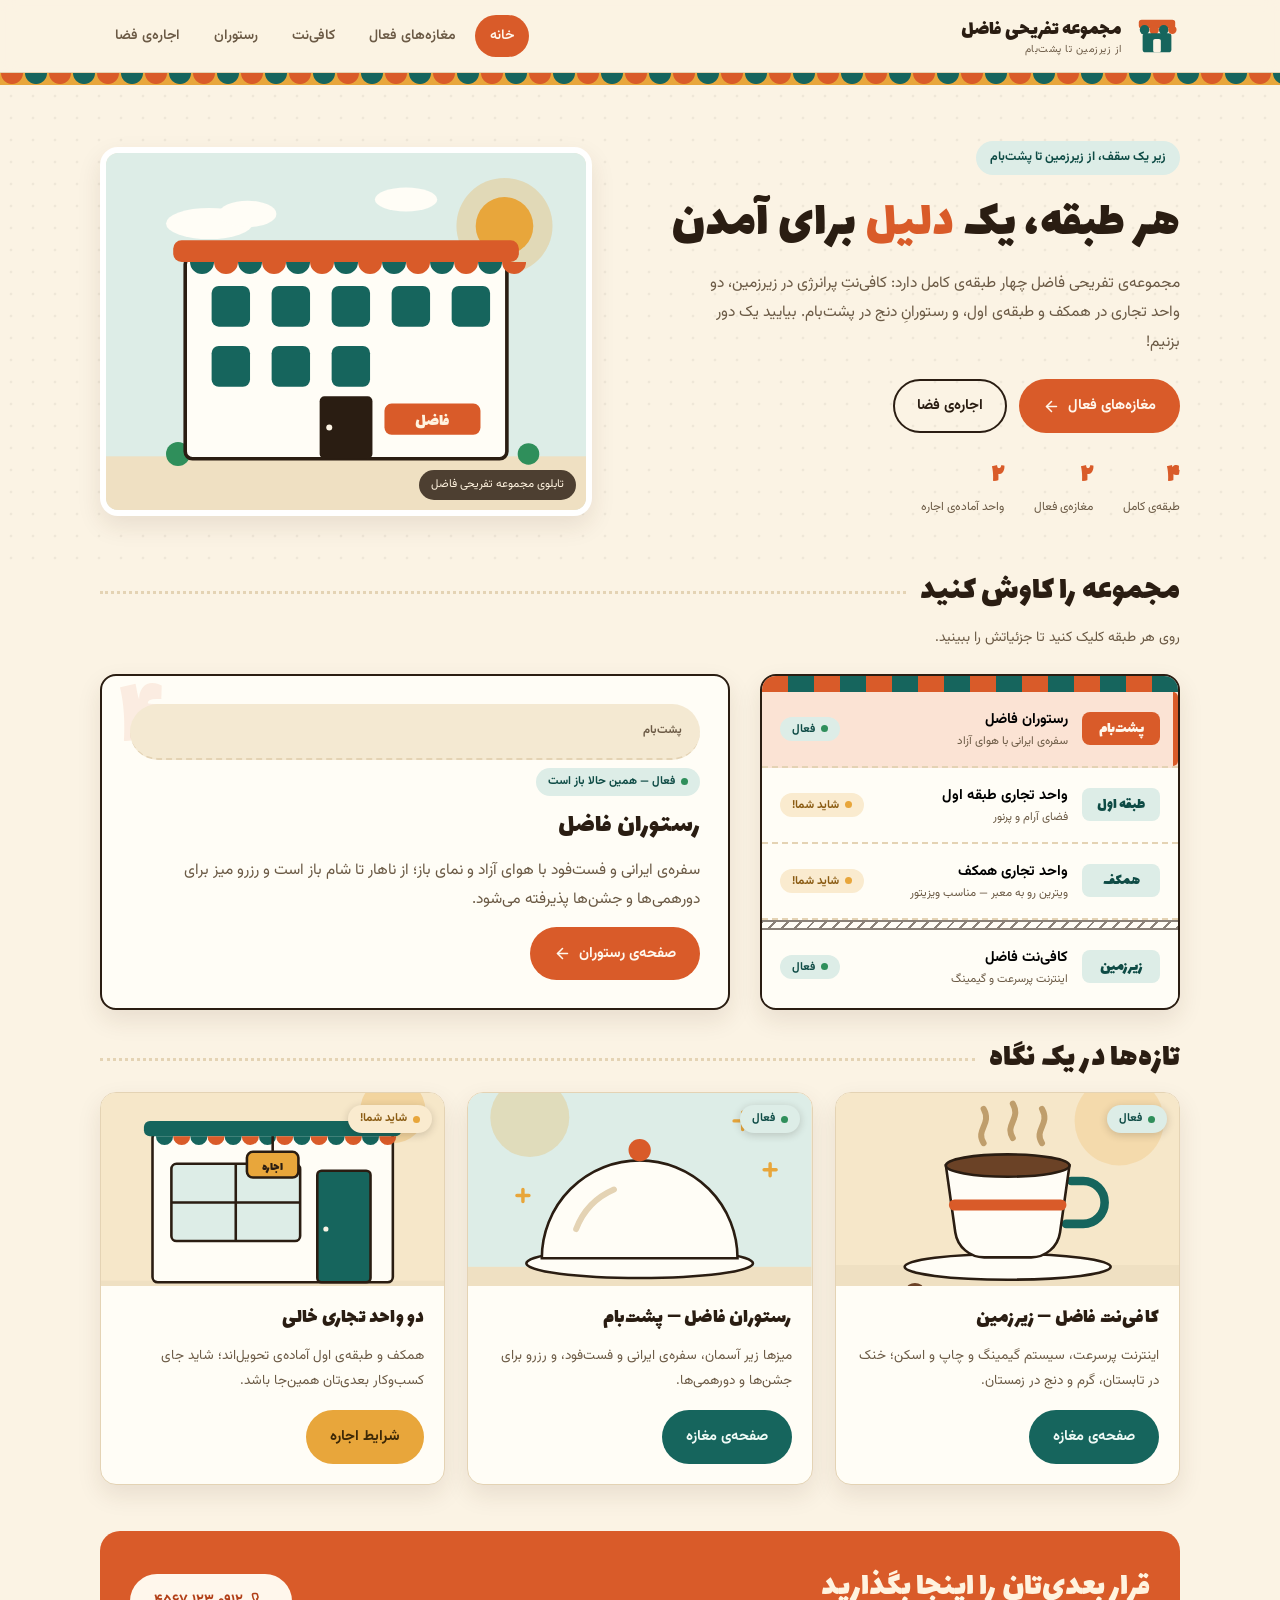
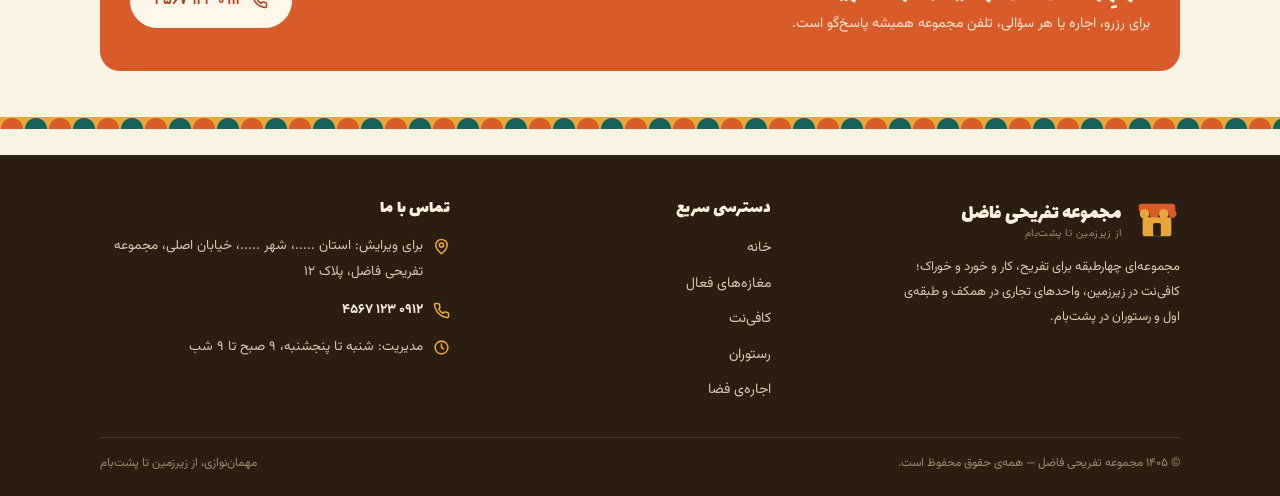
<file: index.html>
<!DOCTYPE html>
<html lang="fa" dir="rtl">
<head>
<meta charset="UTF-8">
<meta name="viewport" content="width=device-width, initial-scale=1">
<title>مجموعه تفریحی فاضل | از زیرزمین تا پشت‌بام</title>
<meta name="description" content="مجموعه تفریحی فاضل: کافی‌نت در زیرزمین، واحدهای تجاری در همکف و طبقه اول، و رستوران در پشت‌بام.">
<meta name="theme-color" content="#FBF3E4">
<link rel="icon" href="data:image/svg+xml,%3Csvg xmlns='http://www.w3.org/2000/svg' viewBox='0 0 48 48'%3E%3Crect x='5' y='7' width='38' height='9' rx='3' fill='%23D95B29'/%3E%3Ccircle cx='11' cy='17.5' r='5' fill='%2316655D'/%3E%3Ccircle cx='21' cy='17.5' r='5' fill='%23D95B29'/%3E%3Ccircle cx='31' cy='17.5' r='5' fill='%2316655D'/%3E%3Ccircle cx='40' cy='17.5' r='4.4' fill='%23D95B29'/%3E%3Crect x='9' y='21' width='30' height='20' rx='3' fill='%2316655D'/%3E%3Crect x='20' y='27' width='8' height='14' rx='2' fill='%23FBF3E4'/%3E%3C/svg%3E">
<link rel="preconnect" href="https://fonts.googleapis.com">
<link rel="preconnect" href="https://fonts.gstatic.com" crossorigin>
<link href="https://fonts.googleapis.com/css2?family=Lalezar&family=Vazirmatn:wght@400;500;600;700;800&display=swap" rel="stylesheet">
<link rel="stylesheet" href="assets/style.css">
<script src="assets/script.js" defer></script>
</head>
<body>

<header class="site-head">
  <div class="container head-in">
    <a class="brand" href="index.html">
      <svg class="brand-mark" viewBox="0 0 48 48" aria-hidden="true">
        <rect x="5" y="7" width="38" height="9" rx="3" fill="#D95B29"/>
        <circle cx="11" cy="17.5" r="5" fill="#16655D"/><circle cx="21" cy="17.5" r="5" fill="#D95B29"/>
        <circle cx="31" cy="17.5" r="5" fill="#16655D"/><circle cx="40" cy="17.5" r="4.4" fill="#D95B29"/>
        <rect x="9" y="21" width="30" height="20" rx="3" fill="#16655D"/>
        <rect x="20" y="27" width="8" height="14" rx="2" fill="#FBF3E4"/>
      </svg>
      <span class="brand-txt"><span class="brand-name">مجموعه تفریحی فاضل</span><span class="brand-sub">از زیرزمین تا پشت‌بام</span></span>
    </a>
    <nav class="nav" id="mainNav" aria-label="منوی اصلی">
      <a href="index.html" class="active">خانه</a>
      <a href="shops.html">مغازه‌های فعال</a>
      <a href="coffeenet.html">کافی‌نت</a>
      <a href="restaurant.html">رستوران</a>
      <a href="rent.html">اجاره‌ی فضا</a>
    </nav>
    <button class="menu-btn" aria-expanded="false" aria-controls="mainNav" aria-label="باز و بسته کردن منو">
      <svg viewBox="0 0 24 24" width="22" height="22" fill="none" stroke="currentColor" stroke-width="2" stroke-linecap="round"><path d="M4 7h16M4 12h16M4 17h16"/></svg>
    </button>
  </div>
</header>
<div class="awning" aria-hidden="true"></div>

<main>

  <!-- بخش معرفی با تصویر مجموعه -->
  <section class="hero">
    <div class="container hero-grid">
      <div>
        <span class="eyebrow">زیر یک سقف، از زیرزمین تا پشت‌بام</span>
        <h1>هر طبقه، یک <span class="accent">دلیل</span> برای آمدن</h1>
        <p class="lead">مجموعه‌ی تفریحی فاضل چهار طبقه‌ی کامل دارد: کافی‌نتِ پرانرژی در زیرزمین، دو واحد تجاری در همکف و طبقه‌ی اول، و رستورانِ دنج در پشت‌بام. بیایید یک دور بزنیم!</p>
        <div class="hero-cta">
          <a class="btn btn-solid" href="shops.html">مغازه‌های فعال <svg class="ic" viewBox="0 0 24 24" aria-hidden="true"><path d="M19 12H5"/><path d="m12 19-7-7 7-7"/></svg></a>
          <a class="btn btn-line" href="rent.html">اجاره‌ی فضا</a>
        </div>
        <div class="hero-facts">
          <div class="fact"><b>۴</b><span>طبقه‌ی کامل</span></div>
          <div class="fact"><b>۲</b><span>مغازه‌ی فعال</span></div>
          <div class="fact"><b>۲</b><span>واحد آماده‌ی اجاره</span></div>
        </div>
      </div>
      <figure class="photo-frame rv">
        <!-- تصویر مجموعه (لینکی که دادید). اگر آدرس http است، همان را بگذارید.
             اگر عکس لود نشود، تصویر جایگزین (نقاشی مجموعه) نمایش داده می‌شود. -->
        <svg class="fallback" viewBox="0 0 400 300" preserveAspectRatio="xMidYMid slice" aria-hidden="true">
          <rect width="400" height="300" fill="#DDEDE7"/>
          <circle cx="332" cy="62" r="40" fill="#E8A63B" opacity=".28"/><circle cx="332" cy="62" r="24" fill="#E8A63B"/>
          <g fill="#FFFDF6"><ellipse cx="86" cy="60" rx="36" ry="13"/><ellipse cx="118" cy="52" rx="24" ry="11"/><ellipse cx="250" cy="40" rx="26" ry="10"/></g>
          <rect y="254" width="400" height="46" fill="#EFE0C2"/>
          <circle cx="60" cy="252" r="10" fill="#2F8F5B"/><circle cx="352" cy="252" r="9" fill="#2F8F5B"/>
          <rect x="66" y="88" width="268" height="168" rx="6" fill="#FFFDF6" stroke="#2A1D12" stroke-width="3"/>
          <rect x="56" y="74" width="288" height="18" rx="7" fill="#D95B29"/>
          <path fill="#16655D" d="M70 92a10 10 0 0 0 20 0ZM110 92a10 10 0 0 0 20 0ZM150 92a10 10 0 0 0 20 0ZM190 92a10 10 0 0 0 20 0ZM230 92a10 10 0 0 0 20 0ZM270 92a10 10 0 0 0 20 0ZM310 92a10 10 0 0 0 20 0Z"/>
          <path fill="#D95B29" d="M90 92a10 10 0 0 0 20 0ZM130 92a10 10 0 0 0 20 0ZM170 92a10 10 0 0 0 20 0ZM210 92a10 10 0 0 0 20 0ZM250 92a10 10 0 0 0 20 0ZM290 92a10 10 0 0 0 20 0ZM330 92a10 10 0 0 0 20 0Z"/>
          <g fill="#16655D"><rect x="88" y="112" width="32" height="34" rx="6"/><rect x="138" y="112" width="32" height="34" rx="6"/><rect x="188" y="112" width="32" height="34" rx="6"/><rect x="238" y="112" width="32" height="34" rx="6"/><rect x="288" y="112" width="32" height="34" rx="6"/></g>
          <g fill="#16655D"><rect x="88" y="162" width="32" height="34" rx="6"/><rect x="138" y="162" width="32" height="34" rx="6"/><rect x="188" y="162" width="32" height="34" rx="6"/></g>
          <rect x="178" y="204" width="44" height="52" rx="4" fill="#2A1D12"/><circle cx="186" cy="230" r="2.5" fill="#FBF3E4"/>
          <rect x="232" y="210" width="80" height="26" rx="6" fill="#D95B29"/>
          <text x="272" y="228" text-anchor="middle" fill="#FFF3DF" font-size="15" style="font-family:Lalezar,Vazirmatn">فاضل</text>
        </svg>
        <img class="real" src="https://vfyjbvghj.com/tasvir" alt="نمای مجموعه تفریحی فاضل" onerror="this.remove()">
        <figcaption class="photo-cap">تابلوی مجموعه تفریحی فاضل</figcaption>
      </figure>
    </div>
  </section>

  <!-- کاوشگر طبقات -->
  <section class="container rv">
    <div class="sec-head"><h2>مجموعه را کاوش کنید</h2></div>
    <p class="sec-sub">روی هر طبقه کلیک کنید تا جزئیاتش را ببینید.</p>
    <div class="explore-grid">
      <div class="building" role="group" aria-label="نمای برش‌خورده‌ی طبقات مجموعه">
        <div class="roof-cap" aria-hidden="true"></div>
        <button class="floor selected" type="button" data-floor="roof">
          <span class="f-tag">پشت‌بام</span>
          <span class="f-info"><b>رستوران فاضل</b><span>سفره‌ی ایرانی با هوای آزاد</span></span>
          <span class="badge live"><i></i>فعال</span>
        </button>
        <button class="floor" type="button" data-floor="first">
          <span class="f-tag">طبقه اول</span>
          <span class="f-info"><b>واحد تجاری طبقه اول</b><span>فضای آرام و پرنور</span></span>
          <span class="badge rent"><i></i>شاید شما!</span>
        </button>
        <button class="floor" type="button" data-floor="ground">
          <span class="f-tag">همکف</span>
          <span class="f-info"><b>واحد تجاری همکف</b><span>ویترین رو به معبر — مناسب ویزیتور</span></span>
          <span class="badge rent"><i></i>شاید شما!</span>
        </button>
        <div class="ground-line" aria-hidden="true"></div>
        <button class="floor" type="button" data-floor="base">
          <span class="f-tag">زیرزمین</span>
          <span class="f-info"><b>کافی‌نت فاضل</b><span>اینترنت پرسرعت و گیمینگ</span></span>
          <span class="badge live"><i></i>فعال</span>
        </button>
      </div>
      <div class="floor-detail" id="floorDetail" aria-live="polite">
        <span class="fd-num" aria-hidden="true">۴</span>
        <div class="fd-badges"><span class="badge floor">پشت‌بام</span><span class="badge live"><i></i>فعال — همین حالا باز است</span></div>
        <h3>رستوران فاضل</h3>
        <p>سفره‌ی ایرانی و فست‌فود با هوای آزاد و نمای باز؛ از ناهار تا شام باز است و رزرو میز برای دورهمی‌ها و جشن‌ها پذیرفته می‌شود.</p>
        <a class="btn btn-solid" href="restaurant.html">صفحه‌ی رستوران <svg class="ic" viewBox="0 0 24 24" aria-hidden="true"><path d="M19 12H5"/><path d="m12 19-7-7 7-7"/></svg></a>
      </div>
    </div>
  </section>

  <!-- کارت‌های سریع -->
  <section class="container rv">
    <div class="sec-head"><h2>تازه‌ها در یک نگاه</h2></div>
    <div class="cards">

      <article class="shop-card">
        <div class="ph">
          <svg class="fallback" viewBox="0 0 400 300" preserveAspectRatio="xMidYMid slice" aria-hidden="true">
            <rect width="400" height="300" fill="#F6E7C9"/><circle cx="330" cy="70" r="52" fill="#E8A63B" opacity=".2"/>
            <rect y="238" width="400" height="62" fill="#EFE0C2"/>
            <g fill="none" stroke="#A97F45" stroke-width="7" stroke-linecap="round" opacity=".7"><path d="M172 96c-10-16 10-22 0-40"/><path d="M206 90c-10-16 10-22 0-40"/><path d="M240 96c-10-16 10-22 0-40"/></g>
            <ellipse cx="92" cy="266" rx="10" ry="7" fill="#6B4226"/><path d="M86 266h12" stroke="#3A2313" stroke-width="2"/>
            <ellipse cx="308" cy="270" rx="10" ry="7" fill="#6B4226"/><path d="M302 270h12" stroke="#3A2313" stroke-width="2"/>
            <ellipse cx="200" cy="240" rx="120" ry="15" fill="#FFFDF6" stroke="#2A1D12" stroke-width="3"/>
            <path d="M274 140h14a25 25 0 0 1 0 50h-20" fill="none" stroke="#16655D" stroke-width="10" stroke-linecap="round"/>
            <path d="M128 122h144l-11 78a34 34 0 0 1-34 29h-54a34 34 0 0 1-34-29Z" fill="#FFFDF6" stroke="#2A1D12" stroke-width="3"/>
            <path d="M138 168h124" stroke="#D95B29" stroke-width="13" stroke-linecap="round"/>
            <ellipse cx="200" cy="122" rx="72" ry="13" fill="#6B4226" stroke="#2A1D12" stroke-width="3"/>
          </svg>
          <span class="badge live ph-badge"><i></i>فعال</span>
        </div>
        <div class="card-body">
          <h3>کافی‌نت فاضل — زیرزمین</h3>
          <p>اینترنت پرسرعت، سیستم گیمینگ و چاپ و اسکن؛ خنک در تابستان، گرم و دنج در زمستان.</p>
          <div class="card-foot"><a class="btn btn-teal" href="coffeenet.html">صفحه‌ی مغازه</a></div>
        </div>
      </article>

      <article class="shop-card">
        <div class="ph">
          <svg class="fallback" viewBox="0 0 400 300" preserveAspectRatio="xMidYMid slice" aria-hidden="true">
            <rect width="400" height="300" fill="#DDEDE7"/><circle cx="72" cy="66" r="46" fill="#E8A63B" opacity=".25"/>
            <g stroke="#E8A63B" stroke-width="4" stroke-linecap="round" fill="none"><path d="M320 60v20M310 70h20"/><path d="M352 120v14M345 127h14"/><path d="M64 150v14M57 157h14"/></g>
            <rect y="240" width="400" height="60" fill="#EFE0C2"/>
            <ellipse cx="200" cy="236" rx="132" ry="17" fill="#FFFDF6" stroke="#2A1D12" stroke-width="3"/>
            <path d="M86 230a114 114 0 0 1 228 0Z" fill="#FFFDF6" stroke="#2A1D12" stroke-width="3"/>
            <path d="M126 196a82 82 0 0 1 44-46" fill="none" stroke="#E4D3B4" stroke-width="7" stroke-linecap="round"/>
            <circle cx="200" cy="104" r="13" fill="#D95B29"/>
          </svg>
          <span class="badge live ph-badge"><i></i>فعال</span>
        </div>
        <div class="card-body">
          <h3>رستوران فاضل — پشت‌بام</h3>
          <p>میزها زیر آسمان، سفره‌ی ایرانی و فست‌فود، و رزرو برای جشن‌ها و دورهمی‌ها.</p>
          <div class="card-foot"><a class="btn btn-teal" href="restaurant.html">صفحه‌ی مغازه</a></div>
        </div>
      </article>

      <article class="shop-card">
        <div class="ph">
          <svg class="fallback" viewBox="0 0 400 300" preserveAspectRatio="xMidYMid slice" aria-hidden="true">
            <rect width="400" height="300" fill="#F6E7C9"/><circle cx="340" cy="58" r="38" fill="#E8A63B" opacity=".3"/>
            <rect y="256" width="400" height="44" fill="#EFE0C2"/>
            <rect x="60" y="84" width="280" height="174" rx="6" fill="#FFFDF6" stroke="#2A1D12" stroke-width="3"/>
            <rect x="50" y="70" width="300" height="18" rx="7" fill="#16655D"/>
            <path fill="#16655D" d="M64 88a10 10 0 0 0 20 0ZM104 88a10 10 0 0 0 20 0ZM144 88a10 10 0 0 0 20 0ZM184 88a10 10 0 0 0 20 0ZM224 88a10 10 0 0 0 20 0ZM264 88a10 10 0 0 0 20 0ZM304 88a10 10 0 0 0 20 0Z"/>
            <path fill="#D95B29" d="M84 88a10 10 0 0 0 20 0ZM124 88a10 10 0 0 0 20 0ZM164 88a10 10 0 0 0 20 0ZM204 88a10 10 0 0 0 20 0ZM244 88a10 10 0 0 0 20 0ZM284 88a10 10 0 0 0 20 0ZM324 88a10 10 0 0 0 20 0Z"/>
            <rect x="82" y="120" width="150" height="90" rx="6" fill="#DDEDE7" stroke="#2A1D12" stroke-width="3"/>
            <path d="M157 120v90M82 165h150" stroke="#2A1D12" stroke-width="3"/>
            <rect x="252" y="128" width="62" height="130" rx="5" fill="#16655D" stroke="#2A1D12" stroke-width="3"/>
            <circle cx="262" cy="196" r="3" fill="#FBF3E4"/>
            <path d="M200 88v18" stroke="#2A1D12" stroke-width="3"/>
            <rect x="170" y="106" width="60" height="30" rx="7" fill="#E8A63B" stroke="#2A1D12" stroke-width="3"/>
            <text x="200" y="127" text-anchor="middle" fill="#2A1D12" font-size="15" style="font-family:Lalezar,Vazirmatn">اجاره</text>
          </svg>
          <span class="badge rent ph-badge"><i></i>شاید شما!</span>
        </div>
        <div class="card-body">
          <h3>دو واحد تجاری خالی</h3>
          <p>همکف و طبقه‌ی اول آماده‌ی تحویل‌اند؛ شاید جای کسب‌وکار بعدی‌تان همین‌جا باشد.</p>
          <div class="card-foot"><a class="btn btn-gold" href="rent.html">شرایط اجاره</a></div>
        </div>
      </article>

    </div>
  </section>

  <!-- نوار تماس -->
  <div class="container rv">
    <div class="cta-band">
      <div>
        <h2>قرارِ بعدی‌تان را اینجا بگذارید</h2>
        <p>برای رزرو، اجاره یا هر سؤالی، تلفن مجموعه همیشه پاسخ‌گو است.</p>
      </div>
      <!-- برای ویرایش: شماره مدیریت مجموعه را عوض کنید -->
      <a class="btn" href="tel:+989121234567"><svg class="ic" viewBox="0 0 24 24" aria-hidden="true"><path d="M22 16.92v3a2 2 0 0 1-2.18 2 19.79 19.79 0 0 1-8.63-3.07 19.5 19.5 0 0 1-6-6A19.79 19.79 0 0 1 2.08 4.18 2 2 0 0 1 4.06 2h3a2 2 0 0 1 2 1.72 12.84 12.84 0 0 0 .7 2.81 2 2 0 0 1-.45 2.11L8.09 9.91a16 16 0 0 0 6 6l1.27-1.27a2 2 0 0 1 2.11-.45 12.84 12.84 0 0 0 2.81.7A2 2 0 0 1 22 16.92z"/></svg>۰۹۱۲ ۱۲۳ ۴۵۶۷</a>
    </div>
  </div>
</main>

<div class="awning flip" aria-hidden="true"></div>
<footer class="site-foot">
  <div class="container">
    <div class="foot-grid">
      <div>
        <div class="brand foot-brand">
          <svg class="brand-mark" viewBox="0 0 48 48" aria-hidden="true">
            <rect x="5" y="7" width="38" height="9" rx="3" fill="#D95B29"/>
            <circle cx="11" cy="17.5" r="5" fill="#E8A63B"/><circle cx="21" cy="17.5" r="5" fill="#D95B29"/>
            <circle cx="31" cy="17.5" r="5" fill="#E8A63B"/><circle cx="40" cy="17.5" r="4.4" fill="#D95B29"/>
            <rect x="9" y="21" width="30" height="20" rx="3" fill="#E8A63B"/>
            <rect x="20" y="27" width="8" height="14" rx="2" fill="#2A1D12"/>
          </svg>
          <span class="brand-txt"><span class="brand-name">مجموعه تفریحی فاضل</span><span class="brand-sub">از زیرزمین تا پشت‌بام</span></span>
        </div>
        <p class="foot-about">مجموعه‌ای چهارطبقه برای تفریح، کار و خورد و خوراک؛ کافی‌نت در زیرزمین، واحدهای تجاری در همکف و طبقه‌ی اول و رستوران در پشت‌بام.</p>
      </div>
      <div>
        <h4>دسترسی سریع</h4>
        <ul class="foot-links">
          <li><a href="index.html">خانه</a></li>
          <li><a href="shops.html">مغازه‌های فعال</a></li>
          <li><a href="coffeenet.html">کافی‌نت</a></li>
          <li><a href="restaurant.html">رستوران</a></li>
          <li><a href="rent.html">اجاره‌ی فضا</a></li>
        </ul>
      </div>
      <div>
        <h4>تماس با ما</h4>
        <ul class="foot-contact">
          <li><svg class="ic" viewBox="0 0 24 24" aria-hidden="true"><path d="M20 10c0 6-8 12-8 12s-8-6-8-12a8 8 0 0 1 16 0z"/><circle cx="12" cy="10" r="3"/></svg><span>برای ویرایش: استان .....، شهر .....، خیابان اصلی، مجموعه تفریحی فاضل، پلاک ۱۲</span></li>
          <li><svg class="ic" viewBox="0 0 24 24" aria-hidden="true"><path d="M22 16.92v3a2 2 0 0 1-2.18 2 19.79 19.79 0 0 1-8.63-3.07 19.5 19.5 0 0 1-6-6A19.79 19.79 0 0 1 2.08 4.18 2 2 0 0 1 4.06 2h3a2 2 0 0 1 2 1.72 12.84 12.84 0 0 0 .7 2.81 2 2 0 0 1-.45 2.11L8.09 9.91a16 16 0 0 0 6 6l1.27-1.27a2 2 0 0 1 2.11-.45 12.84 12.84 0 0 0 2.81.7A2 2 0 0 1 22 16.92z"/></svg><a href="tel:+989121234567">۰۹۱۲ ۱۲۳ ۴۵۶۷</a></li>
          <li><svg class="ic" viewBox="0 0 24 24" aria-hidden="true"><circle cx="12" cy="12" r="9"/><path d="M12 7v5l3 2"/></svg><span>مدیریت: شنبه تا پنجشنبه، ۹ صبح تا ۹ شب</span></li>
        </ul>
      </div>
    </div>
    <div class="foot-bottom">
      <span>© <span id="year"></span> مجموعه تفریحی فاضل — همه‌ی حقوق محفوظ است.</span>
      <span>مهمان‌نوازی، از زیرزمین تا پشت‌بام</span>
    </div>
  </div>
</footer>

</body>
</html>
</file>
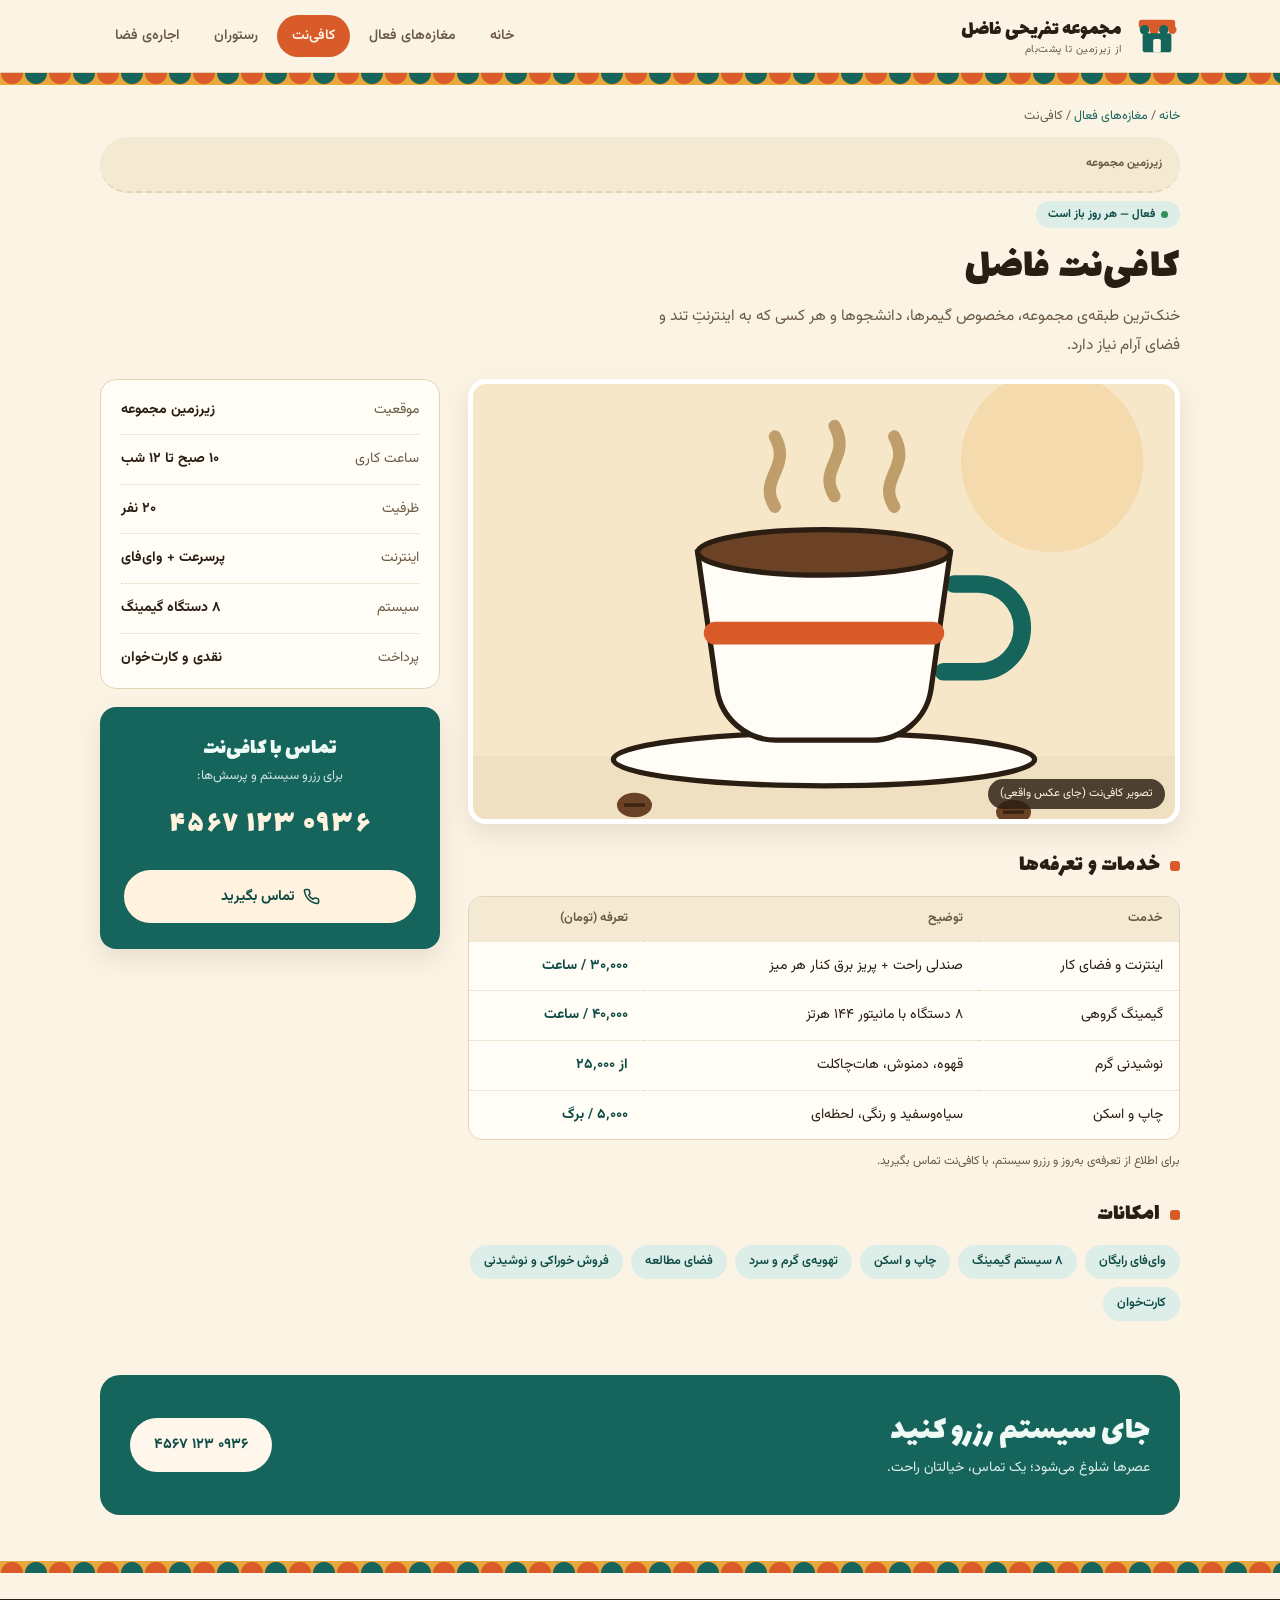
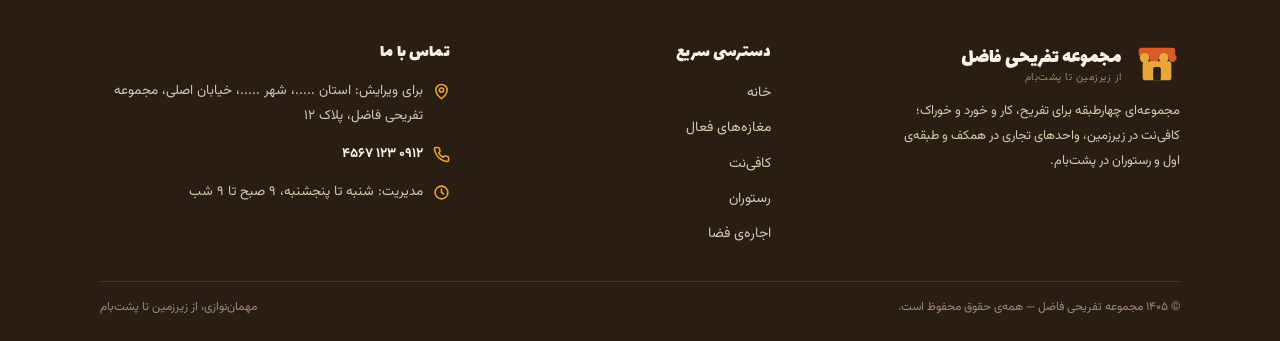
<file: coffeenet.html>
<!DOCTYPE html>
<html lang="fa" dir="rtl">
<head>
<meta charset="UTF-8">
<meta name="viewport" content="width=device-width, initial-scale=1">
<title>کافی‌نت فاضل (زیرزمین) | مجموعه تفریحی فاضل</title>
<meta name="description" content="کافی‌نت مجموعه تفریحی فاضل در زیرزمین: اینترنت پرسرعت، گیمینگ، چاپ و اسکن. مشخصات، تصویر و شماره تماس.">
<meta name="theme-color" content="#FBF3E4">
<link rel="icon" href="data:image/svg+xml,%3Csvg xmlns='http://www.w3.org/2000/svg' viewBox='0 0 48 48'%3E%3Crect x='5' y='7' width='38' height='9' rx='3' fill='%23D95B29'/%3E%3Ccircle cx='11' cy='17.5' r='5' fill='%2316655D'/%3E%3Ccircle cx='21' cy='17.5' r='5' fill='%23D95B29'/%3E%3Ccircle cx='31' cy='17.5' r='5' fill='%2316655D'/%3E%3Ccircle cx='40' cy='17.5' r='4.4' fill='%23D95B29'/%3E%3Crect x='9' y='21' width='30' height='20' rx='3' fill='%2316655D'/%3E%3Crect x='20' y='27' width='8' height='14' rx='2' fill='%23FBF3E4'/%3E%3C/svg%3E">
<link rel="preconnect" href="https://fonts.googleapis.com">
<link rel="preconnect" href="https://fonts.gstatic.com" crossorigin>
<link href="https://fonts.googleapis.com/css2?family=Lalezar&family=Vazirmatn:wght@400;500;600;700;800&display=swap" rel="stylesheet">
<link rel="stylesheet" href="assets/style.css">
<script src="assets/script.js" defer></script>
</head>
<body>

<header class="site-head">
  <div class="container head-in">
    <a class="brand" href="index.html">
      <svg class="brand-mark" viewBox="0 0 48 48" aria-hidden="true">
        <rect x="5" y="7" width="38" height="9" rx="3" fill="#D95B29"/>
        <circle cx="11" cy="17.5" r="5" fill="#16655D"/><circle cx="21" cy="17.5" r="5" fill="#D95B29"/>
        <circle cx="31" cy="17.5" r="5" fill="#16655D"/><circle cx="40" cy="17.5" r="4.4" fill="#D95B29"/>
        <rect x="9" y="21" width="30" height="20" rx="3" fill="#16655D"/>
        <rect x="20" y="27" width="8" height="14" rx="2" fill="#FBF3E4"/>
      </svg>
      <span class="brand-txt"><span class="brand-name">مجموعه تفریحی فاضل</span><span class="brand-sub">از زیرزمین تا پشت‌بام</span></span>
    </a>
    <nav class="nav" id="mainNav" aria-label="منوی اصلی">
      <a href="index.html">خانه</a>
      <a href="shops.html">مغازه‌های فعال</a>
      <a href="coffeenet.html" class="active">کافی‌نت</a>
      <a href="restaurant.html">رستوران</a>
      <a href="rent.html">اجاره‌ی فضا</a>
    </nav>
    <button class="menu-btn" aria-expanded="false" aria-controls="mainNav" aria-label="باز و بسته کردن منو">
      <svg viewBox="0 0 24 24" width="22" height="22" fill="none" stroke="currentColor" stroke-width="2" stroke-linecap="round"><path d="M4 7h16M4 12h16M4 17h16"/></svg>
    </button>
  </div>
</header>
<div class="awning" aria-hidden="true"></div>

<main class="container">
  <nav class="crumb" aria-label="مسیر صفحه"><a href="index.html">خانه</a> / <a href="shops.html">مغازه‌های فعال</a> / کافی‌نت</nav>

  <section class="shop-head rv">
    <div class="meta-row"><span class="badge floor">زیرزمین مجموعه</span><span class="badge live"><i></i>فعال — هر روز باز است</span></div>
    <h1>کافی‌نت فاضل</h1>
    <p class="shop-lead">خنک‌ترین طبقه‌ی مجموعه، مخصوص گیمرها، دانشجوها و هر کسی که به اینترنتِ تند و فضای آرام نیاز دارد.</p>
  </section>

  <div class="detail-grid rv">
    <div class="d-main">
      <figure class="photo-frame straight">
        <!-- برای ویرایش: عکس واقعی کافی‌نت را اینجا بگذارید:
             <img class="real" src="coffeenet.jpg" alt="کافی‌نت فاضل" onerror="this.remove()"> -->
        <svg class="fallback" viewBox="0 0 400 300" preserveAspectRatio="xMidYMid slice" aria-hidden="true">
          <rect width="400" height="300" fill="#F6E7C9"/><circle cx="330" cy="70" r="52" fill="#E8A63B" opacity=".2"/>
          <rect y="238" width="400" height="62" fill="#EFE0C2"/>
          <g fill="none" stroke="#A97F45" stroke-width="7" stroke-linecap="round" opacity=".7"><path d="M172 96c-10-16 10-22 0-40"/><path d="M206 90c-10-16 10-22 0-40"/><path d="M240 96c-10-16 10-22 0-40"/></g>
          <ellipse cx="92" cy="266" rx="10" ry="7" fill="#6B4226"/><path d="M86 266h12" stroke="#3A2313" stroke-width="2"/>
          <ellipse cx="308" cy="270" rx="10" ry="7" fill="#6B4226"/><path d="M302 270h12" stroke="#3A2313" stroke-width="2"/>
          <ellipse cx="200" cy="240" rx="120" ry="15" fill="#FFFDF6" stroke="#2A1D12" stroke-width="3"/>
          <path d="M274 140h14a25 25 0 0 1 0 50h-20" fill="none" stroke="#16655D" stroke-width="10" stroke-linecap="round"/>
          <path d="M128 122h144l-11 78a34 34 0 0 1-34 29h-54a34 34 0 0 1-34-29Z" fill="#FFFDF6" stroke="#2A1D12" stroke-width="3"/>
          <path d="M138 168h124" stroke="#D95B29" stroke-width="13" stroke-linecap="round"/>
          <ellipse cx="200" cy="122" rx="72" ry="13" fill="#6B4226" stroke="#2A1D12" stroke-width="3"/>
        </svg>
        <figcaption class="photo-cap">تصویر کافی‌نت (جای عکس واقعی)</figcaption>
      </figure>

      <h2 class="sub-title">خدمات و تعرفه‌ها</h2>
      <div class="table-wrap">
        <table class="menu-table">
          <thead><tr><th>خدمت</th><th>توضیح</th><th>تعرفه (تومان)</th></tr></thead>
          <tbody>
            <tr><td>اینترنت و فضای کار</td><td>صندلی راحت + پریز برق کنار هر میز</td><td>۳۰٬۰۰۰ / ساعت</td></tr>
            <tr><td>گیمینگ گروهی</td><td>۸ دستگاه با مانیتور ۱۴۴ هرتز</td><td>۴۰٬۰۰۰ / ساعت</td></tr>
            <tr><td>نوشیدنی گرم</td><td>قهوه، دمنوش، هات‌چاکلت</td><td>از ۲۵٬۰۰۰</td></tr>
            <tr><td>چاپ و اسکن</td><td>سیاه‌وسفید و رنگی، لحظه‌ای</td><td>۵٬۰۰۰ / برگ</td></tr>
          </tbody>
        </table>
      </div>
      <p class="note">برای اطلاع از تعرفه‌ی به‌روز و رزرو سیستم، با کافی‌نت تماس بگیرید.</p>

      <h2 class="sub-title">امکانات</h2>
      <div class="chips">
        <span class="chip">وای‌فای رایگان</span>
        <span class="chip">۸ سیستم گیمینگ</span>
        <span class="chip">چاپ و اسکن</span>
        <span class="chip">تهویه‌ی گرم و سرد</span>
        <span class="chip">فضای مطالعه</span>
        <span class="chip">فروش خوراکی و نوشیدنی</span>
        <span class="chip">کارت‌خوان</span>
      </div>
    </div>

    <aside class="d-side">
      <dl class="spec">
        <div class="spec-row"><dt>موقعیت</dt><dd>زیرزمین مجموعه</dd></div>
        <div class="spec-row"><dt>ساعت کاری</dt><dd>۱۰ صبح تا ۱۲ شب</dd></div>
        <div class="spec-row"><dt>ظرفیت</dt><dd>۲۰ نفر</dd></div>
        <div class="spec-row"><dt>اینترنت</dt><dd>پرسرعت + وای‌فای</dd></div>
        <div class="spec-row"><dt>سیستم</dt><dd>۸ دستگاه گیمینگ</dd></div>
        <div class="spec-row"><dt>پرداخت</dt><dd>نقدی و کارت‌خوان</dd></div>
      </dl>
      <div class="contact-card">
        <h3>تماس با کافی‌نت</h3>
        <p class="cc-sub">برای رزرو سیستم و پرسش‌ها:</p>
        <!-- برای ویرایش: شماره کافی‌نت (هم متن و هم tel:) -->
        <a class="phone-big" href="tel:+989361234567">۰۹۳۶ ۱۲۳ ۴۵۶۷</a>
        <a class="btn btn-cream" href="tel:+989361234567"><svg class="ic" viewBox="0 0 24 24" aria-hidden="true"><path d="M22 16.92v3a2 2 0 0 1-2.18 2 19.79 19.79 0 0 1-8.63-3.07 19.5 19.5 0 0 1-6-6A19.79 19.79 0 0 1 2.08 4.18 2 2 0 0 1 4.06 2h3a2 2 0 0 1 2 1.72 12.84 12.84 0 0 0 .7 2.81 2 2 0 0 1-.45 2.11L8.09 9.91a16 16 0 0 0 6 6l1.27-1.27a2 2 0 0 1 2.11-.45 12.84 12.84 0 0 0 2.81.7A2 2 0 0 1 22 16.92z"/></svg>تماس بگیرید</a>
      </div>
    </aside>
  </div>

  <div class="cta-band teal rv">
    <div>
      <h2>جای سیستم رزرو کنید</h2>
      <p>عصرها شلوغ می‌شود؛ یک تماس، خیالتان راحت.</p>
    </div>
    <a class="btn" href="tel:+989361234567">۰۹۳۶ ۱۲۳ ۴۵۶۷</a>
  </div>
</main>

<div class="awning flip" aria-hidden="true"></div>
<footer class="site-foot">
  <div class="container">
    <div class="foot-grid">
      <div>
        <div class="brand foot-brand">
          <svg class="brand-mark" viewBox="0 0 48 48" aria-hidden="true">
            <rect x="5" y="7" width="38" height="9" rx="3" fill="#D95B29"/>
            <circle cx="11" cy="17.5" r="5" fill="#E8A63B"/><circle cx="21" cy="17.5" r="5" fill="#D95B29"/>
            <circle cx="31" cy="17.5" r="5" fill="#E8A63B"/><circle cx="40" cy="17.5" r="4.4" fill="#D95B29"/>
            <rect x="9" y="21" width="30" height="20" rx="3" fill="#E8A63B"/>
            <rect x="20" y="27" width="8" height="14" rx="2" fill="#2A1D12"/>
          </svg>
          <span class="brand-txt"><span class="brand-name">مجموعه تفریحی فاضل</span><span class="brand-sub">از زیرزمین تا پشت‌بام</span></span>
        </div>
        <p class="foot-about">مجموعه‌ای چهارطبقه برای تفریح، کار و خورد و خوراک؛ کافی‌نت در زیرزمین، واحدهای تجاری در همکف و طبقه‌ی اول و رستوران در پشت‌بام.</p>
      </div>
      <div>
        <h4>دسترسی سریع</h4>
        <ul class="foot-links">
          <li><a href="index.html">خانه</a></li>
          <li><a href="shops.html">مغازه‌های فعال</a></li>
          <li><a href="coffeenet.html">کافی‌نت</a></li>
          <li><a href="restaurant.html">رستوران</a></li>
          <li><a href="rent.html">اجاره‌ی فضا</a></li>
        </ul>
      </div>
      <div>
        <h4>تماس با ما</h4>
        <ul class="foot-contact">
          <li><svg class="ic" viewBox="0 0 24 24" aria-hidden="true"><path d="M20 10c0 6-8 12-8 12s-8-6-8-12a8 8 0 0 1 16 0z"/><circle cx="12" cy="10" r="3"/></svg><span>برای ویرایش: استان .....، شهر .....، خیابان اصلی، مجموعه تفریحی فاضل، پلاک ۱۲</span></li>
          <li><svg class="ic" viewBox="0 0 24 24" aria-hidden="true"><path d="M22 16.92v3a2 2 0 0 1-2.18 2 19.79 19.79 0 0 1-8.63-3.07 19.5 19.5 0 0 1-6-6A19.79 19.79 0 0 1 2.08 4.18 2 2 0 0 1 4.06 2h3a2 2 0 0 1 2 1.72 12.84 12.84 0 0 0 .7 2.81 2 2 0 0 1-.45 2.11L8.09 9.91a16 16 0 0 0 6 6l1.27-1.27a2 2 0 0 1 2.11-.45 12.84 12.84 0 0 0 2.81.7A2 2 0 0 1 22 16.92z"/></svg><a href="tel:+989121234567">۰۹۱۲ ۱۲۳ ۴۵۶۷</a></li>
          <li><svg class="ic" viewBox="0 0 24 24" aria-hidden="true"><circle cx="12" cy="12" r="9"/><path d="M12 7v5l3 2"/></svg><span>مدیریت: شنبه تا پنجشنبه، ۹ صبح تا ۹ شب</span></li>
        </ul>
      </div>
    </div>
    <div class="foot-bottom">
      <span>© <span id="year"></span> مجموعه تفریحی فاضل — همه‌ی حقوق محفوظ است.</span>
      <span>مهمان‌نوازی، از زیرزمین تا پشت‌بام</span>
    </div>
  </div>
</footer>

</body>
</html>
</file>
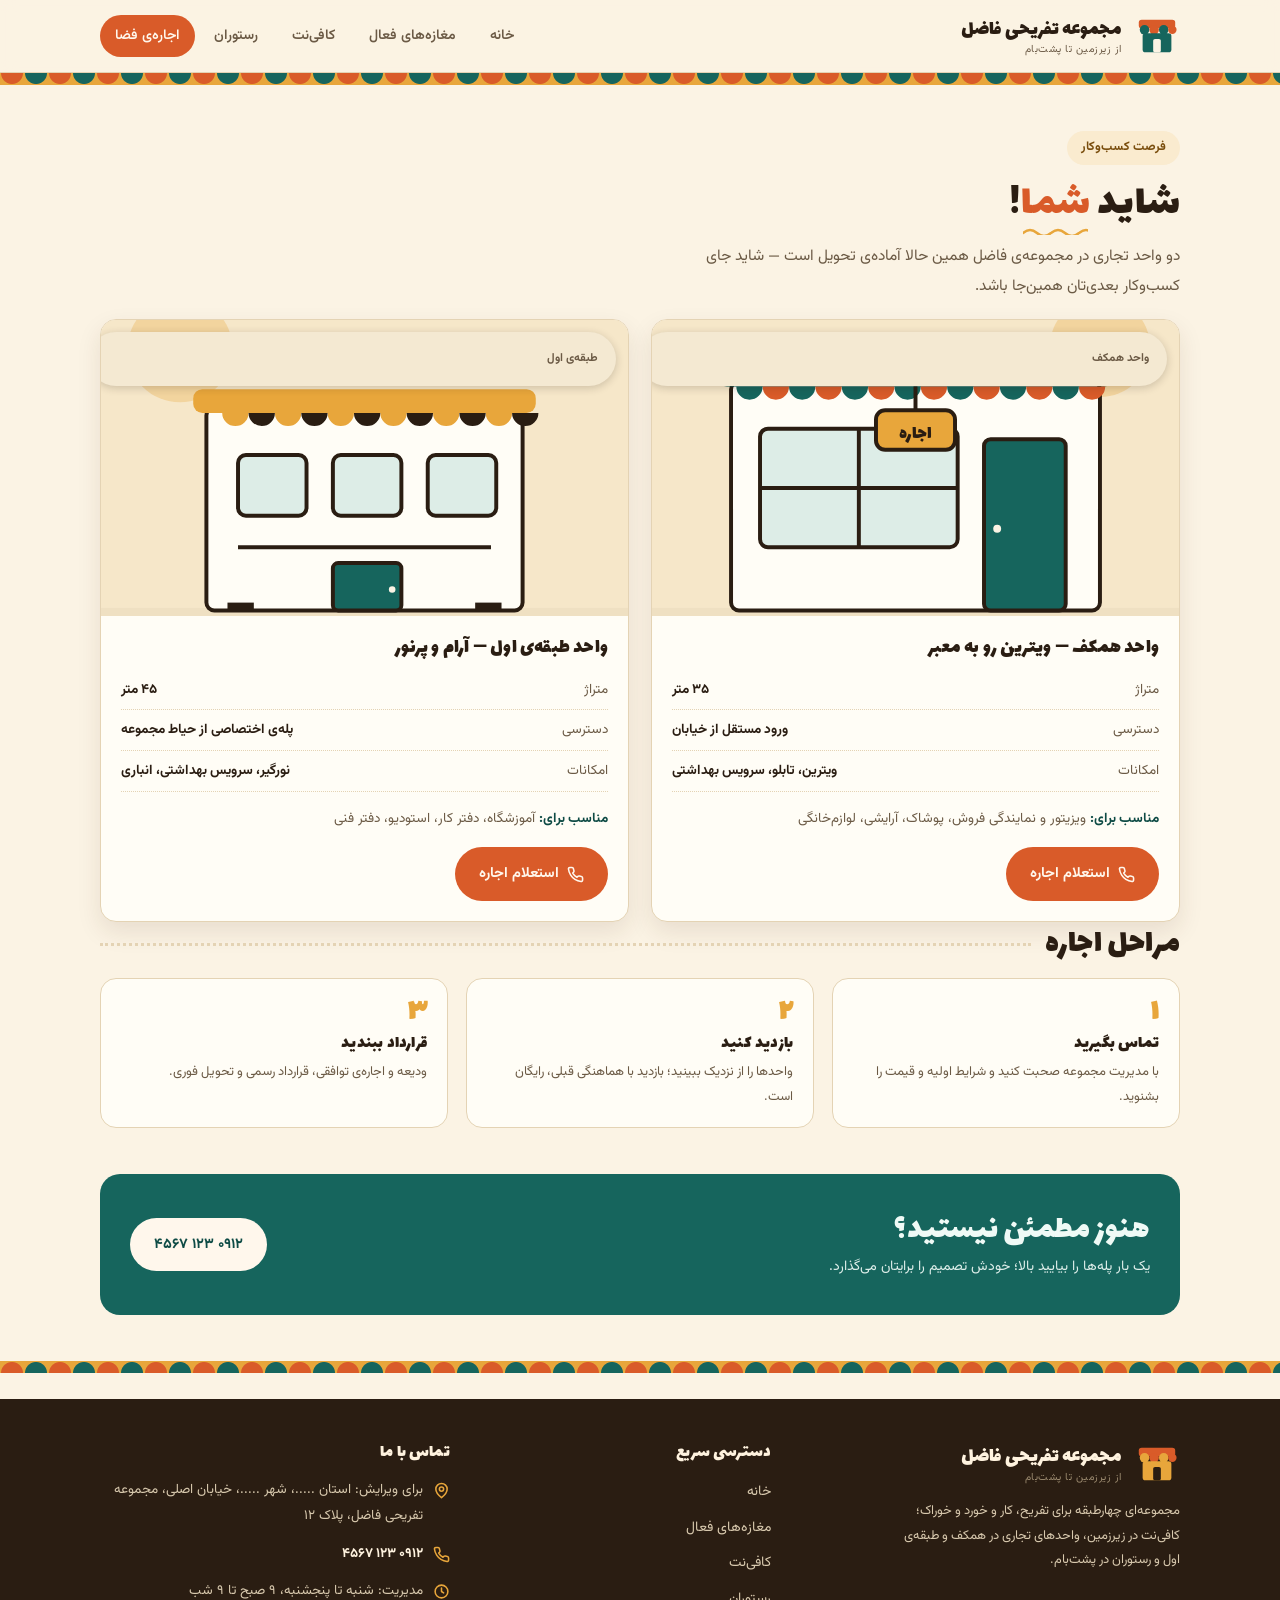
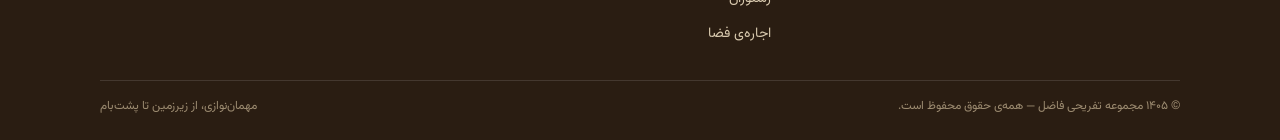
<file: rent.html>
<!DOCTYPE html>
<html lang="fa" dir="rtl">
<head>
<meta charset="UTF-8">
<meta name="viewport" content="width=device-width, initial-scale=1">
<title>اجاره مغازه — شاید شما! | مجموعه تفریحی فاضل</title>
<meta name="description" content="دو واحد تجاری در مجموعه تفریحی فاضل آماده‌ی اجاره است: همکف با ویترین رو به معبر و طبقه اول آرام و پرنور.">
<meta name="theme-color" content="#FBF3E4">
<link rel="icon" href="data:image/svg+xml,%3Csvg xmlns='http://www.w3.org/2000/svg' viewBox='0 0 48 48'%3E%3Crect x='5' y='7' width='38' height='9' rx='3' fill='%23D95B29'/%3E%3Ccircle cx='11' cy='17.5' r='5' fill='%2316655D'/%3E%3Ccircle cx='21' cy='17.5' r='5' fill='%23D95B29'/%3E%3Ccircle cx='31' cy='17.5' r='5' fill='%2316655D'/%3E%3Ccircle cx='40' cy='17.5' r='4.4' fill='%23D95B29'/%3E%3Crect x='9' y='21' width='30' height='20' rx='3' fill='%2316655D'/%3E%3Crect x='20' y='27' width='8' height='14' rx='2' fill='%23FBF3E4'/%3E%3C/svg%3E">
<link rel="preconnect" href="https://fonts.googleapis.com">
<link rel="preconnect" href="https://fonts.gstatic.com" crossorigin>
<link href="https://fonts.googleapis.com/css2?family=Lalezar&family=Vazirmatn:wght@400;500;600;700;800&display=swap" rel="stylesheet">
<link rel="stylesheet" href="assets/style.css">
<script src="assets/script.js" defer></script>
</head>
<body>

<header class="site-head">
  <div class="container head-in">
    <a class="brand" href="index.html">
      <svg class="brand-mark" viewBox="0 0 48 48" aria-hidden="true">
        <rect x="5" y="7" width="38" height="9" rx="3" fill="#D95B29"/>
        <circle cx="11" cy="17.5" r="5" fill="#16655D"/><circle cx="21" cy="17.5" r="5" fill="#D95B29"/>
        <circle cx="31" cy="17.5" r="5" fill="#16655D"/><circle cx="40" cy="17.5" r="4.4" fill="#D95B29"/>
        <rect x="9" y="21" width="30" height="20" rx="3" fill="#16655D"/>
        <rect x="20" y="27" width="8" height="14" rx="2" fill="#FBF3E4"/>
      </svg>
      <span class="brand-txt"><span class="brand-name">مجموعه تفریحی فاضل</span><span class="brand-sub">از زیرزمین تا پشت‌بام</span></span>
    </a>
    <nav class="nav" id="mainNav" aria-label="منوی اصلی">
      <a href="index.html">خانه</a>
      <a href="shops.html">مغازه‌های فعال</a>
      <a href="coffeenet.html">کافی‌نت</a>
      <a href="restaurant.html">رستوران</a>
      <a href="rent.html" class="active">اجاره‌ی فضا</a>
    </nav>
    <button class="menu-btn" aria-expanded="false" aria-controls="mainNav" aria-label="باز و بسته کردن منو">
      <svg viewBox="0 0 24 24" width="22" height="22" fill="none" stroke="currentColor" stroke-width="2" stroke-linecap="round"><path d="M4 7h16M4 12h16M4 17h16"/></svg>
    </button>
  </div>
</header>
<div class="awning" aria-hidden="true"></div>

<main class="container">
  <section class="page-head rv">
    <span class="eyebrow gold">فرصت کسب‌وکار</span>
    <h1 class="slogan">شاید <span class="accent">شما</span>!</h1>
    <p class="lead">دو واحد تجاری در مجموعه‌ی فاضل همین حالا آماده‌ی تحویل است — شاید جای کسب‌وکار بعدی‌تان همین‌جا باشد.</p>
  </section>

  <section class="cards two rv">

    <article class="unit-card" id="hamkaf">
      <div class="ph">
        <!-- برای ویرایش: عکس واقعی واحد همکف را اینجا بگذارید:
             <img class="real" src="unit-ground.jpg" alt="واحد همکف" onerror="this.remove()"> -->
        <svg class="fallback" viewBox="0 0 400 300" preserveAspectRatio="xMidYMid slice" aria-hidden="true">
          <rect width="400" height="300" fill="#F6E7C9"/><circle cx="340" cy="58" r="38" fill="#E8A63B" opacity=".3"/>
          <rect y="256" width="400" height="44" fill="#EFE0C2"/>
          <rect x="60" y="84" width="280" height="174" rx="6" fill="#FFFDF6" stroke="#2A1D12" stroke-width="3"/>
          <rect x="50" y="70" width="300" height="18" rx="7" fill="#16655D"/>
          <path fill="#16655D" d="M64 88a10 10 0 0 0 20 0ZM104 88a10 10 0 0 0 20 0ZM144 88a10 10 0 0 0 20 0ZM184 88a10 10 0 0 0 20 0ZM224 88a10 10 0 0 0 20 0ZM264 88a10 10 0 0 0 20 0ZM304 88a10 10 0 0 0 20 0Z"/>
          <path fill="#D95B29" d="M84 88a10 10 0 0 0 20 0ZM124 88a10 10 0 0 0 20 0ZM164 88a10 10 0 0 0 20 0ZM204 88a10 10 0 0 0 20 0ZM244 88a10 10 0 0 0 20 0ZM284 88a10 10 0 0 0 20 0ZM324 88a10 10 0 0 0 20 0Z"/>
          <rect x="82" y="120" width="150" height="90" rx="6" fill="#DDEDE7" stroke="#2A1D12" stroke-width="3"/>
          <path d="M157 120v90M82 165h150" stroke="#2A1D12" stroke-width="3"/>
          <rect x="252" y="128" width="62" height="130" rx="5" fill="#16655D" stroke="#2A1D12" stroke-width="3"/>
          <circle cx="262" cy="196" r="3" fill="#FBF3E4"/>
          <path d="M200 88v18" stroke="#2A1D12" stroke-width="3"/>
          <rect x="170" y="106" width="60" height="30" rx="7" fill="#E8A63B" stroke="#2A1D12" stroke-width="3"/>
          <text x="200" y="127" text-anchor="middle" fill="#2A1D12" font-size="15" style="font-family:Lalezar,Vazirmatn">اجاره</text>
        </svg>
        <span class="badge floor ph-badge">واحد همکف</span>
      </div>
      <div class="card-body">
        <h3>واحد همکف — ویترین رو به معبر</h3>
        <dl class="unit-spec">
          <div><dt>متراژ</dt><dd>۳۵ متر</dd></div>
          <div><dt>دسترسی</dt><dd>ورود مستقل از خیابان</dd></div>
          <div><dt>امکانات</dt><dd>ویترین، تابلو، سرویس بهداشتی</dd></div>
        </dl>
        <p class="fit"><b>مناسب برای:</b> ویزیتور و نمایندگی فروش، پوشاک، آرایشی، لوازم‌خانگی</p>
        <div class="card-foot">
          <!-- برای ویرایش: شماره مدیریت -->
          <a class="btn btn-solid" href="tel:+989121234567"><svg class="ic" viewBox="0 0 24 24" aria-hidden="true"><path d="M22 16.92v3a2 2 0 0 1-2.18 2 19.79 19.79 0 0 1-8.63-3.07 19.5 19.5 0 0 1-6-6A19.79 19.79 0 0 1 2.08 4.18 2 2 0 0 1 4.06 2h3a2 2 0 0 1 2 1.72 12.84 12.84 0 0 0 .7 2.81 2 2 0 0 1-.45 2.11L8.09 9.91a16 16 0 0 0 6 6l1.27-1.27a2 2 0 0 1 2.11-.45 12.84 12.84 0 0 0 2.81.7A2 2 0 0 1 22 16.92z"/></svg>استعلام اجاره</a>
        </div>
      </div>
    </article>

    <article class="unit-card" id="tabaqe-avval">
      <div class="ph">
        <!-- برای ویرایش: عکس واقعی واحد طبقه اول را اینجا بگذارید:
             <img class="real" src="unit-first.jpg" alt="واحد طبقه اول" onerror="this.remove()"> -->
        <svg class="fallback" viewBox="0 0 400 300" preserveAspectRatio="xMidYMid slice" aria-hidden="true">
          <rect width="400" height="300" fill="#F6E7C9"/><circle cx="60" cy="60" r="40" fill="#E8A63B" opacity=".3"/>
          <rect y="256" width="400" height="44" fill="#EFE0C2"/>
          <rect x="80" y="104" width="240" height="154" rx="6" fill="#FFFDF6" stroke="#2A1D12" stroke-width="3"/>
          <rect x="70" y="90" width="260" height="18" rx="7" fill="#E8A63B"/>
          <path fill="#E8A63B" d="M92 108a10 10 0 0 0 20 0ZM132 108a10 10 0 0 0 20 0ZM172 108a10 10 0 0 0 20 0ZM212 108a10 10 0 0 0 20 0ZM252 108a10 10 0 0 0 20 0ZM292 108a10 10 0 0 0 20 0Z"/>
          <path fill="#2A1D12" d="M112 108a10 10 0 0 0 20 0ZM152 108a10 10 0 0 0 20 0ZM192 108a10 10 0 0 0 20 0ZM232 108a10 10 0 0 0 20 0ZM272 108a10 10 0 0 0 20 0ZM312 108a10 10 0 0 0 20 0Z"/>
          <rect x="104" y="140" width="52" height="46" rx="6" fill="#DDEDE7" stroke="#2A1D12" stroke-width="3"/>
          <rect x="176" y="140" width="52" height="46" rx="6" fill="#DDEDE7" stroke="#2A1D12" stroke-width="3"/>
          <rect x="248" y="140" width="52" height="46" rx="6" fill="#DDEDE7" stroke="#2A1D12" stroke-width="3"/>
          <path d="M104 210h192" stroke="#2A1D12" stroke-width="3"/>
          <rect x="176" y="222" width="52" height="36" rx="4" fill="#16655D" stroke="#2A1D12" stroke-width="3"/>
          <circle cx="221" cy="242" r="2.5" fill="#FBF3E4"/>
          <rect x="96" y="252" width="20" height="6" fill="#2A1D12"/><rect x="284" y="252" width="20" height="6" fill="#2A1D12"/>
        </svg>
        <span class="badge floor ph-badge">طبقه‌ی اول</span>
      </div>
      <div class="card-body">
        <h3>واحد طبقه‌ی اول — آرام و پرنور</h3>
        <dl class="unit-spec">
          <div><dt>متراژ</dt><dd>۴۵ متر</dd></div>
          <div><dt>دسترسی</dt><dd>پله‌ی اختصاصی از حیاط مجموعه</dd></div>
          <div><dt>امکانات</dt><dd>نورگیر، سرویس بهداشتی، انباری</dd></div>
        </dl>
        <p class="fit"><b>مناسب برای:</b> آموزشگاه، دفتر کار، استودیو، دفتر فنی</p>
        <div class="card-foot">
          <a class="btn btn-solid" href="tel:+989121234567"><svg class="ic" viewBox="0 0 24 24" aria-hidden="true"><path d="M22 16.92v3a2 2 0 0 1-2.18 2 19.79 19.79 0 0 1-8.63-3.07 19.5 19.5 0 0 1-6-6A19.79 19.79 0 0 1 2.08 4.18 2 2 0 0 1 4.06 2h3a2 2 0 0 1 2 1.72 12.84 12.84 0 0 0 .7 2.81 2 2 0 0 1-.45 2.11L8.09 9.91a16 16 0 0 0 6 6l1.27-1.27a2 2 0 0 1 2.11-.45 12.84 12.84 0 0 0 2.81.7A2 2 0 0 1 22 16.92z"/></svg>استعلام اجاره</a>
        </div>
      </div>
    </article>

  </section>

  <section class="rv">
    <div class="sec-head"><h2>مراحل اجاره</h2></div>
    <div class="steps">
      <div class="step"><b class="num">۱</b><h4>تماس بگیرید</h4><p>با مدیریت مجموعه صحبت کنید و شرایط اولیه و قیمت را بشنوید.</p></div>
      <div class="step"><b class="num">۲</b><h4>بازدید کنید</h4><p>واحدها را از نزدیک ببینید؛ بازدید با هماهنگی قبلی، رایگان است.</p></div>
      <div class="step"><b class="num">۳</b><h4>قرارداد ببندید</h4><p>ودیعه و اجاره‌ی توافقی، قرارداد رسمی و تحویل فوری.</p></div>
    </div>
  </section>

  <div class="cta-band teal rv">
    <div>
      <h2>هنوز مطمئن نیستید؟</h2>
      <p>یک بار پله‌ها را بیایید بالا؛ خودش تصمیم را برایتان می‌گذارد.</p>
    </div>
    <a class="btn" href="tel:+989121234567">۰۹۱۲ ۱۲۳ ۴۵۶۷</a>
  </div>
</main>

<div class="awning flip" aria-hidden="true"></div>
<footer class="site-foot">
  <div class="container">
    <div class="foot-grid">
      <div>
        <div class="brand foot-brand">
          <svg class="brand-mark" viewBox="0 0 48 48" aria-hidden="true">
            <rect x="5" y="7" width="38" height="9" rx="3" fill="#D95B29"/>
            <circle cx="11" cy="17.5" r="5" fill="#E8A63B"/><circle cx="21" cy="17.5" r="5" fill="#D95B29"/>
            <circle cx="31" cy="17.5" r="5" fill="#E8A63B"/><circle cx="40" cy="17.5" r="4.4" fill="#D95B29"/>
            <rect x="9" y="21" width="30" height="20" rx="3" fill="#E8A63B"/>
            <rect x="20" y="27" width="8" height="14" rx="2" fill="#2A1D12"/>
          </svg>
          <span class="brand-txt"><span class="brand-name">مجموعه تفریحی فاضل</span><span class="brand-sub">از زیرزمین تا پشت‌بام</span></span>
        </div>
        <p class="foot-about">مجموعه‌ای چهارطبقه برای تفریح، کار و خورد و خوراک؛ کافی‌نت در زیرزمین، واحدهای تجاری در همکف و طبقه‌ی اول و رستوران در پشت‌بام.</p>
      </div>
      <div>
        <h4>دسترسی سریع</h4>
        <ul class="foot-links">
          <li><a href="index.html">خانه</a></li>
          <li><a href="shops.html">مغازه‌های فعال</a></li>
          <li><a href="coffeenet.html">کافی‌نت</a></li>
          <li><a href="restaurant.html">رستوران</a></li>
          <li><a href="rent.html">اجاره‌ی فضا</a></li>
        </ul>
      </div>
      <div>
        <h4>تماس با ما</h4>
        <ul class="foot-contact">
          <li><svg class="ic" viewBox="0 0 24 24" aria-hidden="true"><path d="M20 10c0 6-8 12-8 12s-8-6-8-12a8 8 0 0 1 16 0z"/><circle cx="12" cy="10" r="3"/></svg><span>برای ویرایش: استان .....، شهر .....، خیابان اصلی، مجموعه تفریحی فاضل، پلاک ۱۲</span></li>
          <li><svg class="ic" viewBox="0 0 24 24" aria-hidden="true"><path d="M22 16.92v3a2 2 0 0 1-2.18 2 19.79 19.79 0 0 1-8.63-3.07 19.5 19.5 0 0 1-6-6A19.79 19.79 0 0 1 2.08 4.18 2 2 0 0 1 4.06 2h3a2 2 0 0 1 2 1.72 12.84 12.84 0 0 0 .7 2.81 2 2 0 0 1-.45 2.11L8.09 9.91a16 16 0 0 0 6 6l1.27-1.27a2 2 0 0 1 2.11-.45 12.84 12.84 0 0 0 2.81.7A2 2 0 0 1 22 16.92z"/></svg><a href="tel:+989121234567">۰۹۱۲ ۱۲۳ ۴۵۶۷</a></li>
          <li><svg class="ic" viewBox="0 0 24 24" aria-hidden="true"><circle cx="12" cy="12" r="9"/><path d="M12 7v5l3 2"/></svg><span>مدیریت: شنبه تا پنجشنبه، ۹ صبح تا ۹ شب</span></li>
        </ul>
      </div>
    </div>
    <div class="foot-bottom">
      <span>© <span id="year"></span> مجموعه تفریحی فاضل — همه‌ی حقوق محفوظ است.</span>
      <span>مهمان‌نوازی، از زیرزمین تا پشت‌بام</span>
    </div>
  </div>
</footer>

</body>
</html>
</file>
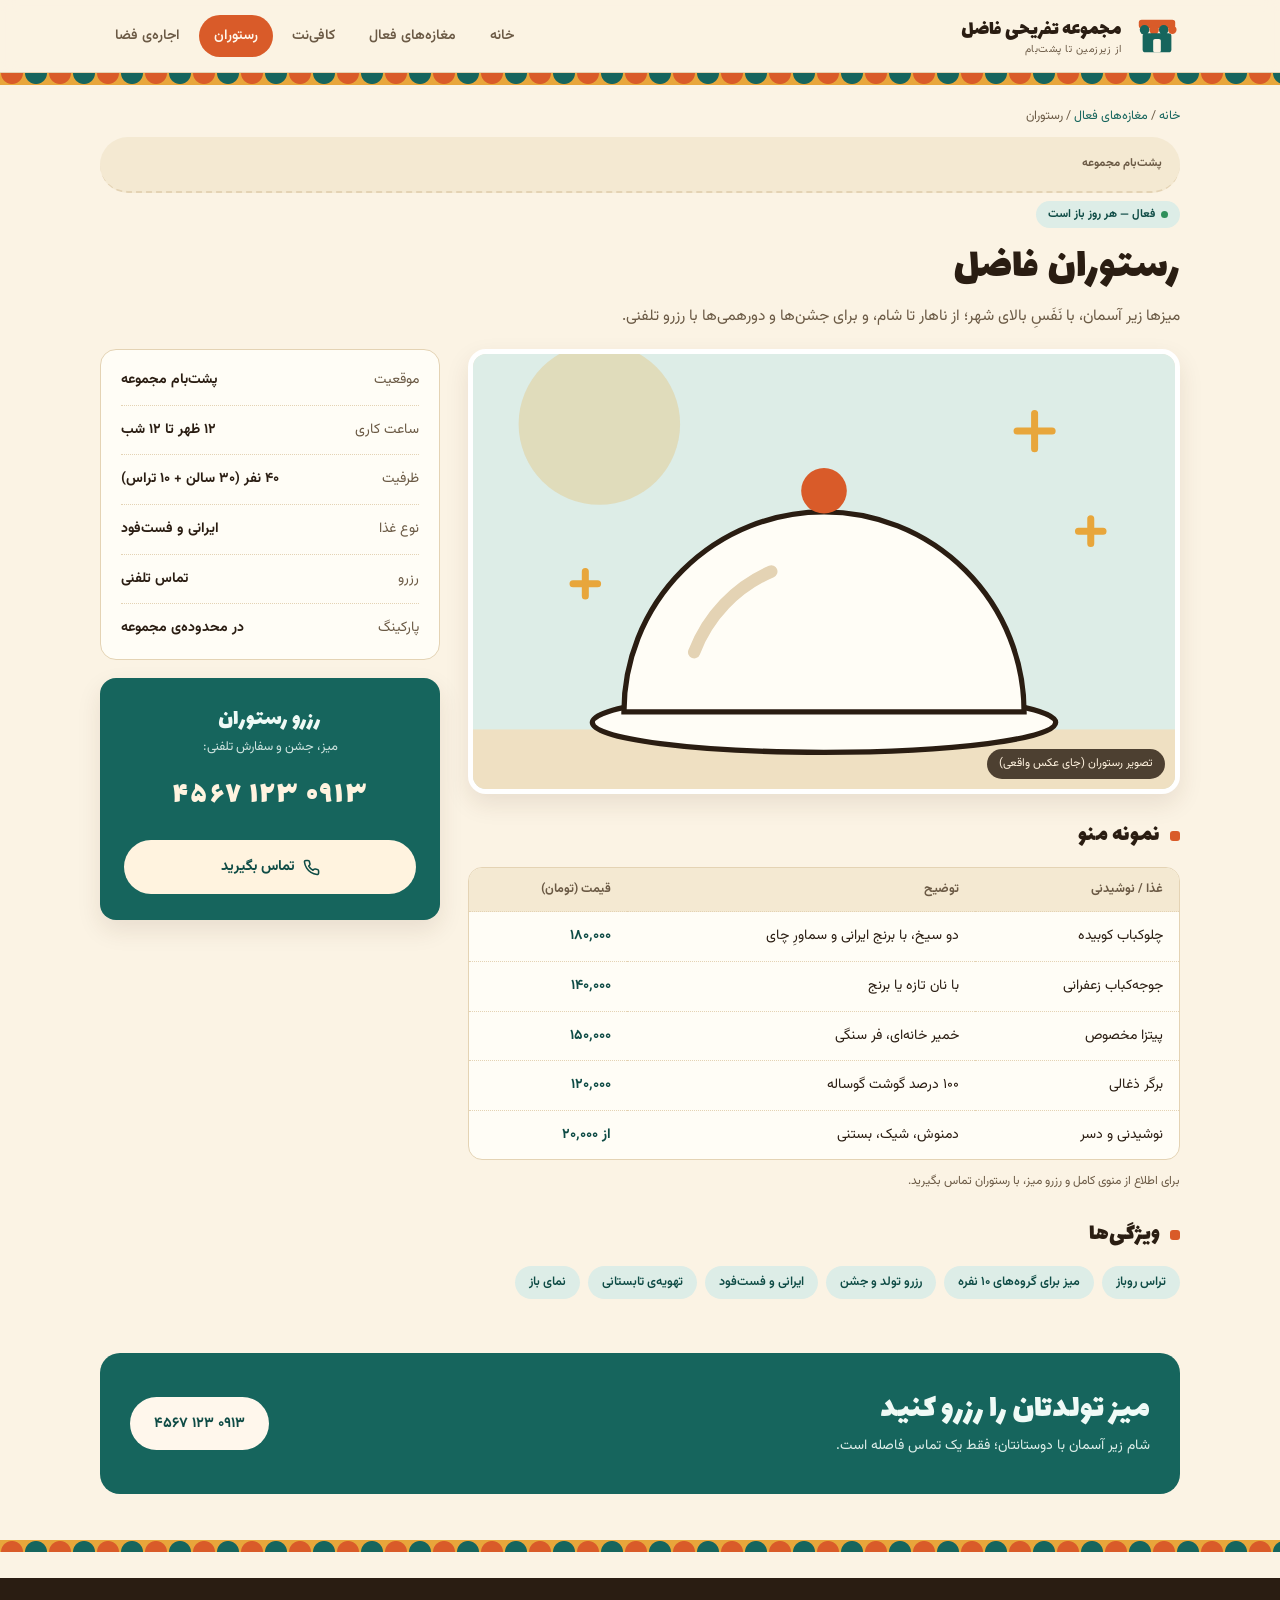
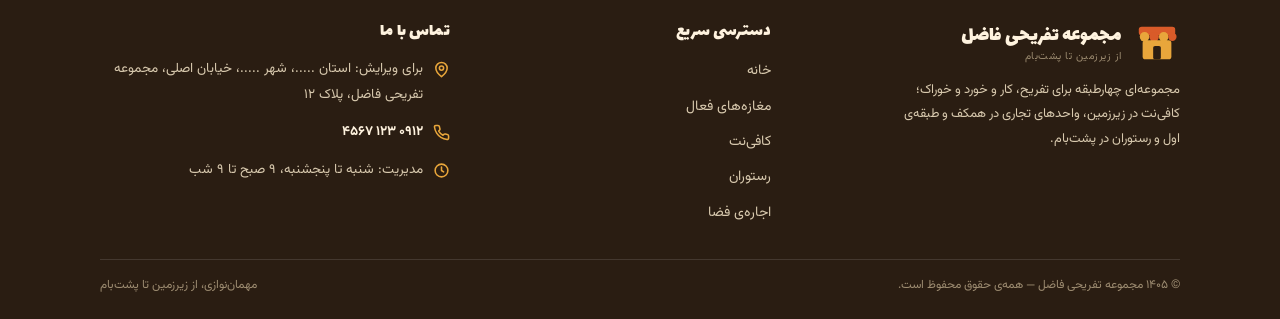
<file: restaurant.html>
<!DOCTYPE html>
<html lang="fa" dir="rtl">
<head>
<meta charset="UTF-8">
<meta name="viewport" content="width=device-width, initial-scale=1">
<title>رستوران پشت‌بام | مجموعه تفریحی فاضل</title>
<meta name="description" content="رستوران پشت‌بام مجموعه تفریحی فاضل: سفره‌ی ایرانی و فست‌فود با تراس روباز. مشخصات، منو و شماره‌ی رزرو.">
<meta name="theme-color" content="#FBF3E4">
<link rel="icon" href="data:image/svg+xml,%3Csvg xmlns='http://www.w3.org/2000/svg' viewBox='0 0 48 48'%3E%3Crect x='5' y='7' width='38' height='9' rx='3' fill='%23D95B29'/%3E%3Ccircle cx='11' cy='17.5' r='5' fill='%2316655D'/%3E%3Ccircle cx='21' cy='17.5' r='5' fill='%23D95B29'/%3E%3Ccircle cx='31' cy='17.5' r='5' fill='%2316655D'/%3E%3Ccircle cx='40' cy='17.5' r='4.4' fill='%23D95B29'/%3E%3Crect x='9' y='21' width='30' height='20' rx='3' fill='%2316655D'/%3E%3Crect x='20' y='27' width='8' height='14' rx='2' fill='%23FBF3E4'/%3E%3C/svg%3E">
<link rel="preconnect" href="https://fonts.googleapis.com">
<link rel="preconnect" href="https://fonts.gstatic.com" crossorigin>
<link href="https://fonts.googleapis.com/css2?family=Lalezar&family=Vazirmatn:wght@400;500;600;700;800&display=swap" rel="stylesheet">
<link rel="stylesheet" href="assets/style.css">
<script src="assets/script.js" defer></script>
</head>
<body>

<header class="site-head">
  <div class="container head-in">
    <a class="brand" href="index.html">
      <svg class="brand-mark" viewBox="0 0 48 48" aria-hidden="true">
        <rect x="5" y="7" width="38" height="9" rx="3" fill="#D95B29"/>
        <circle cx="11" cy="17.5" r="5" fill="#16655D"/><circle cx="21" cy="17.5" r="5" fill="#D95B29"/>
        <circle cx="31" cy="17.5" r="5" fill="#16655D"/><circle cx="40" cy="17.5" r="4.4" fill="#D95B29"/>
        <rect x="9" y="21" width="30" height="20" rx="3" fill="#16655D"/>
        <rect x="20" y="27" width="8" height="14" rx="2" fill="#FBF3E4"/>
      </svg>
      <span class="brand-txt"><span class="brand-name">مجموعه تفریحی فاضل</span><span class="brand-sub">از زیرزمین تا پشت‌بام</span></span>
    </a>
    <nav class="nav" id="mainNav" aria-label="منوی اصلی">
      <a href="index.html">خانه</a>
      <a href="shops.html">مغازه‌های فعال</a>
      <a href="coffeenet.html">کافی‌نت</a>
      <a href="restaurant.html" class="active">رستوران</a>
      <a href="rent.html">اجاره‌ی فضا</a>
    </nav>
    <button class="menu-btn" aria-expanded="false" aria-controls="mainNav" aria-label="باز و بسته کردن منو">
      <svg viewBox="0 0 24 24" width="22" height="22" fill="none" stroke="currentColor" stroke-width="2" stroke-linecap="round"><path d="M4 7h16M4 12h16M4 17h16"/></svg>
    </button>
  </div>
</header>
<div class="awning" aria-hidden="true"></div>

<main class="container">
  <nav class="crumb" aria-label="مسیر صفحه"><a href="index.html">خانه</a> / <a href="shops.html">مغازه‌های فعال</a> / رستوران</nav>

  <section class="shop-head rv">
    <div class="meta-row"><span class="badge floor">پشت‌بام مجموعه</span><span class="badge live"><i></i>فعال — هر روز باز است</span></div>
    <h1>رستوران فاضل</h1>
    <p class="shop-lead">میزها زیر آسمان، با نَفَسِ بالای شهر؛ از ناهار تا شام، و برای جشن‌ها و دورهمی‌ها با رزرو تلفنی.</p>
  </section>

  <div class="detail-grid rv">
    <div class="d-main">
      <figure class="photo-frame straight">
        <!-- برای ویرایش: عکس واقعی رستوران را اینجا بگذارید:
             <img class="real" src="restaurant.jpg" alt="رستوران پشت‌بام" onerror="this.remove()"> -->
        <svg class="fallback" viewBox="0 0 400 300" preserveAspectRatio="xMidYMid slice" aria-hidden="true">
          <rect width="400" height="300" fill="#DDEDE7"/><circle cx="72" cy="66" r="46" fill="#E8A63B" opacity=".25"/>
          <g stroke="#E8A63B" stroke-width="4" stroke-linecap="round" fill="none"><path d="M320 60v20M310 70h20"/><path d="M352 120v14M345 127h14"/><path d="M64 150v14M57 157h14"/></g>
          <rect y="240" width="400" height="60" fill="#EFE0C2"/>
          <ellipse cx="200" cy="236" rx="132" ry="17" fill="#FFFDF6" stroke="#2A1D12" stroke-width="3"/>
          <path d="M86 230a114 114 0 0 1 228 0Z" fill="#FFFDF6" stroke="#2A1D12" stroke-width="3"/>
          <path d="M126 196a82 82 0 0 1 44-46" fill="none" stroke="#E4D3B4" stroke-width="7" stroke-linecap="round"/>
          <circle cx="200" cy="104" r="13" fill="#D95B29"/>
        </svg>
        <figcaption class="photo-cap">تصویر رستوران (جای عکس واقعی)</figcaption>
      </figure>

      <h2 class="sub-title">نمونه منو</h2>
      <div class="table-wrap">
        <table class="menu-table">
          <thead><tr><th>غذا / نوشیدنی</th><th>توضیح</th><th>قیمت (تومان)</th></tr></thead>
          <tbody>
            <tr><td>چلوکباب کوبیده</td><td>دو سیخ، با برنج ایرانی و سماورِ چای</td><td>۱۸۰٬۰۰۰</td></tr>
            <tr><td>جوجه‌کباب زعفرانی</td><td>با نان تازه یا برنج</td><td>۱۴۰٬۰۰۰</td></tr>
            <tr><td>پیتزا مخصوص</td><td>خمیر خانه‌ای، فر سنگی</td><td>۱۵۰٬۰۰۰</td></tr>
            <tr><td>برگر ذغالی</td><td>۱۰۰ درصد گوشت گوساله</td><td>۱۲۰٬۰۰۰</td></tr>
            <tr><td>نوشیدنی و دسر</td><td>دمنوش، شیک، بستنی</td><td>از ۲۰٬۰۰۰</td></tr>
          </tbody>
        </table>
      </div>
      <p class="note">برای اطلاع از منوی کامل و رزرو میز، با رستوران تماس بگیرید.</p>

      <h2 class="sub-title">ویژگی‌ها</h2>
      <div class="chips">
        <span class="chip">تراس روباز</span>
        <span class="chip">میز برای گروه‌های ۱۰ نفره</span>
        <span class="chip">رزرو تولد و جشن</span>
        <span class="chip">ایرانی و فست‌فود</span>
        <span class="chip">تهویه‌ی تابستانی</span>
        <span class="chip">نمای باز</span>
      </div>
    </div>

    <aside class="d-side">
      <dl class="spec">
        <div class="spec-row"><dt>موقعیت</dt><dd>پشت‌بام مجموعه</dd></div>
        <div class="spec-row"><dt>ساعت کاری</dt><dd>۱۲ ظهر تا ۱۲ شب</dd></div>
        <div class="spec-row"><dt>ظرفیت</dt><dd>۴۰ نفر (۳۰ سالن + ۱۰ تراس)</dd></div>
        <div class="spec-row"><dt>نوع غذا</dt><dd>ایرانی و فست‌فود</dd></div>
        <div class="spec-row"><dt>رزرو</dt><dd>تماس تلفنی</dd></div>
        <div class="spec-row"><dt>پارکینگ</dt><dd>در محدوده‌ی مجموعه</dd></div>
      </dl>
      <div class="contact-card">
        <h3>رزرو رستوران</h3>
        <p class="cc-sub">میز، جشن و سفارش تلفنی:</p>
        <!-- برای ویرایش: شماره رستوران (هم متن و هم tel:) -->
        <a class="phone-big" href="tel:+989131234567">۰۹۱۳ ۱۲۳ ۴۵۶۷</a>
        <a class="btn btn-cream" href="tel:+989131234567"><svg class="ic" viewBox="0 0 24 24" aria-hidden="true"><path d="M22 16.92v3a2 2 0 0 1-2.18 2 19.79 19.79 0 0 1-8.63-3.07 19.5 19.5 0 0 1-6-6A19.79 19.79 0 0 1 2.08 4.18 2 2 0 0 1 4.06 2h3a2 2 0 0 1 2 1.72 12.84 12.84 0 0 0 .7 2.81 2 2 0 0 1-.45 2.11L8.09 9.91a16 16 0 0 0 6 6l1.27-1.27a2 2 0 0 1 2.11-.45 12.84 12.84 0 0 0 2.81.7A2 2 0 0 1 22 16.92z"/></svg>تماس بگیرید</a>
      </div>
    </aside>
  </div>

  <div class="cta-band teal rv">
    <div>
      <h2>میز تولدتان را رزرو کنید</h2>
      <p>شام زیر آسمان با دوستانتان؛ فقط یک تماس فاصله است.</p>
    </div>
    <a class="btn" href="tel:+989131234567">۰۹۱۳ ۱۲۳ ۴۵۶۷</a>
  </div>
</main>

<div class="awning flip" aria-hidden="true"></div>
<footer class="site-foot">
  <div class="container">
    <div class="foot-grid">
      <div>
        <div class="brand foot-brand">
          <svg class="brand-mark" viewBox="0 0 48 48" aria-hidden="true">
            <rect x="5" y="7" width="38" height="9" rx="3" fill="#D95B29"/>
            <circle cx="11" cy="17.5" r="5" fill="#E8A63B"/><circle cx="21" cy="17.5" r="5" fill="#D95B29"/>
            <circle cx="31" cy="17.5" r="5" fill="#E8A63B"/><circle cx="40" cy="17.5" r="4.4" fill="#D95B29"/>
            <rect x="9" y="21" width="30" height="20" rx="3" fill="#E8A63B"/>
            <rect x="20" y="27" width="8" height="14" rx="2" fill="#2A1D12"/>
          </svg>
          <span class="brand-txt"><span class="brand-name">مجموعه تفریحی فاضل</span><span class="brand-sub">از زیرزمین تا پشت‌بام</span></span>
        </div>
        <p class="foot-about">مجموعه‌ای چهارطبقه برای تفریح، کار و خورد و خوراک؛ کافی‌نت در زیرزمین، واحدهای تجاری در همکف و طبقه‌ی اول و رستوران در پشت‌بام.</p>
      </div>
      <div>
        <h4>دسترسی سریع</h4>
        <ul class="foot-links">
          <li><a href="index.html">خانه</a></li>
          <li><a href="shops.html">مغازه‌های فعال</a></li>
          <li><a href="coffeenet.html">کافی‌نت</a></li>
          <li><a href="restaurant.html">رستوران</a></li>
          <li><a href="rent.html">اجاره‌ی فضا</a></li>
        </ul>
      </div>
      <div>
        <h4>تماس با ما</h4>
        <ul class="foot-contact">
          <li><svg class="ic" viewBox="0 0 24 24" aria-hidden="true"><path d="M20 10c0 6-8 12-8 12s-8-6-8-12a8 8 0 0 1 16 0z"/><circle cx="12" cy="10" r="3"/></svg><span>برای ویرایش: استان .....، شهر .....، خیابان اصلی، مجموعه تفریحی فاضل، پلاک ۱۲</span></li>
          <li><svg class="ic" viewBox="0 0 24 24" aria-hidden="true"><path d="M22 16.92v3a2 2 0 0 1-2.18 2 19.79 19.79 0 0 1-8.63-3.07 19.5 19.5 0 0 1-6-6A19.79 19.79 0 0 1 2.08 4.18 2 2 0 0 1 4.06 2h3a2 2 0 0 1 2 1.72 12.84 12.84 0 0 0 .7 2.81 2 2 0 0 1-.45 2.11L8.09 9.91a16 16 0 0 0 6 6l1.27-1.27a2 2 0 0 1 2.11-.45 12.84 12.84 0 0 0 2.81.7A2 2 0 0 1 22 16.92z"/></svg><a href="tel:+989121234567">۰۹۱۲ ۱۲۳ ۴۵۶۷</a></li>
          <li><svg class="ic" viewBox="0 0 24 24" aria-hidden="true"><circle cx="12" cy="12" r="9"/><path d="M12 7v5l3 2"/></svg><span>مدیریت: شنبه تا پنجشنبه، ۹ صبح تا ۹ شب</span></li>
        </ul>
      </div>
    </div>
    <div class="foot-bottom">
      <span>© <span id="year"></span> مجموعه تفریحی فاضل — همه‌ی حقوق محفوظ است.</span>
      <span>مهمان‌نوازی، از زیرزمین تا پشت‌بام</span>
    </div>
  </div>
</footer>

</body>
</html>
</file>
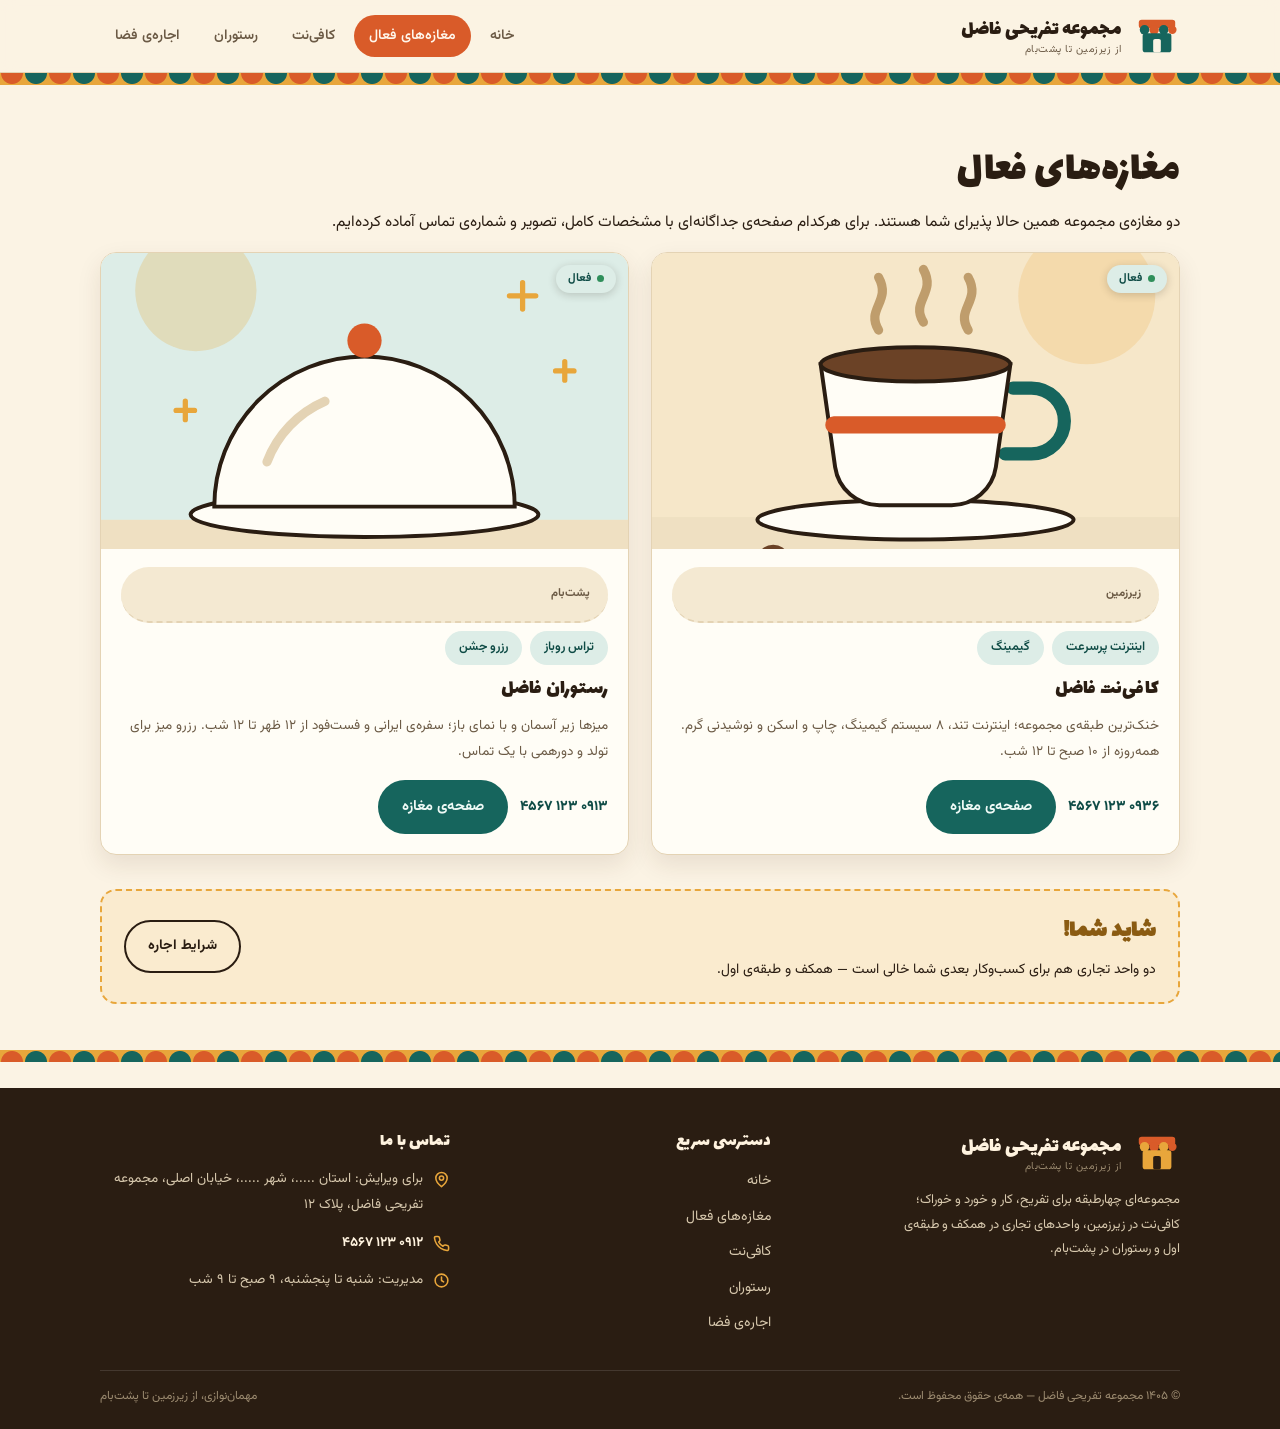
<file: shops.html>
<!DOCTYPE html>
<html lang="fa" dir="rtl">
<head>
<meta charset="UTF-8">
<meta name="viewport" content="width=device-width, initial-scale=1">
<title>مغازه‌های فعال | مجموعه تفریحی فاضل</title>
<meta name="description" content="کافی‌نت زیرزمین و رستوران پشت‌بام مجموعه تفریحی فاضل — مشخصات، تصویر و شماره‌ی تماس هر مغازه.">
<meta name="theme-color" content="#FBF3E4">
<link rel="icon" href="data:image/svg+xml,%3Csvg xmlns='http://www.w3.org/2000/svg' viewBox='0 0 48 48'%3E%3Crect x='5' y='7' width='38' height='9' rx='3' fill='%23D95B29'/%3E%3Ccircle cx='11' cy='17.5' r='5' fill='%2316655D'/%3E%3Ccircle cx='21' cy='17.5' r='5' fill='%23D95B29'/%3E%3Ccircle cx='31' cy='17.5' r='5' fill='%2316655D'/%3E%3Ccircle cx='40' cy='17.5' r='4.4' fill='%23D95B29'/%3E%3Crect x='9' y='21' width='30' height='20' rx='3' fill='%2316655D'/%3E%3Crect x='20' y='27' width='8' height='14' rx='2' fill='%23FBF3E4'/%3E%3C/svg%3E">
<link rel="preconnect" href="https://fonts.googleapis.com">
<link rel="preconnect" href="https://fonts.gstatic.com" crossorigin>
<link href="https://fonts.googleapis.com/css2?family=Lalezar&family=Vazirmatn:wght@400;500;600;700;800&display=swap" rel="stylesheet">
<link rel="stylesheet" href="assets/style.css">
<script src="assets/script.js" defer></script>
</head>
<body>

<header class="site-head">
  <div class="container head-in">
    <a class="brand" href="index.html">
      <svg class="brand-mark" viewBox="0 0 48 48" aria-hidden="true">
        <rect x="5" y="7" width="38" height="9" rx="3" fill="#D95B29"/>
        <circle cx="11" cy="17.5" r="5" fill="#16655D"/><circle cx="21" cy="17.5" r="5" fill="#D95B29"/>
        <circle cx="31" cy="17.5" r="5" fill="#16655D"/><circle cx="40" cy="17.5" r="4.4" fill="#D95B29"/>
        <rect x="9" y="21" width="30" height="20" rx="3" fill="#16655D"/>
        <rect x="20" y="27" width="8" height="14" rx="2" fill="#FBF3E4"/>
      </svg>
      <span class="brand-txt"><span class="brand-name">مجموعه تفریحی فاضل</span><span class="brand-sub">از زیرزمین تا پشت‌بام</span></span>
    </a>
    <nav class="nav" id="mainNav" aria-label="منوی اصلی">
      <a href="index.html">خانه</a>
      <a href="shops.html" class="active">مغازه‌های فعال</a>
      <a href="coffeenet.html">کافی‌نت</a>
      <a href="restaurant.html">رستوران</a>
      <a href="rent.html">اجاره‌ی فضا</a>
    </nav>
    <button class="menu-btn" aria-expanded="false" aria-controls="mainNav" aria-label="باز و بسته کردن منو">
      <svg viewBox="0 0 24 24" width="22" height="22" fill="none" stroke="currentColor" stroke-width="2" stroke-linecap="round"><path d="M4 7h16M4 12h16M4 17h16"/></svg>
    </button>
  </div>
</header>
<div class="awning" aria-hidden="true"></div>

<main class="container">
  <section class="page-head rv">
    <h1>مغازه‌های فعال</h1>
    <p>دو مغازه‌ی مجموعه همین حالا پذیرای شما هستند. برای هرکدام صفحه‌ی جداگانه‌ای با مشخصات کامل، تصویر و شماره‌ی تماس آماده کرده‌ایم.</p>
  </section>

  <section class="cards rv">

    <article class="shop-card">
      <div class="ph">
        <!-- برای ویرایش: عکس واقعی کافی‌نت را اینجا بگذارید:
             <img class="real" src="coffeenet.jpg" alt="کافی‌نت فاضل" onerror="this.remove()"> -->
        <svg class="fallback" viewBox="0 0 400 300" preserveAspectRatio="xMidYMid slice" aria-hidden="true">
          <rect width="400" height="300" fill="#F6E7C9"/><circle cx="330" cy="70" r="52" fill="#E8A63B" opacity=".2"/>
          <rect y="238" width="400" height="62" fill="#EFE0C2"/>
          <g fill="none" stroke="#A97F45" stroke-width="7" stroke-linecap="round" opacity=".7"><path d="M172 96c-10-16 10-22 0-40"/><path d="M206 90c-10-16 10-22 0-40"/><path d="M240 96c-10-16 10-22 0-40"/></g>
          <ellipse cx="92" cy="266" rx="10" ry="7" fill="#6B4226"/><path d="M86 266h12" stroke="#3A2313" stroke-width="2"/>
          <ellipse cx="308" cy="270" rx="10" ry="7" fill="#6B4226"/><path d="M302 270h12" stroke="#3A2313" stroke-width="2"/>
          <ellipse cx="200" cy="240" rx="120" ry="15" fill="#FFFDF6" stroke="#2A1D12" stroke-width="3"/>
          <path d="M274 140h14a25 25 0 0 1 0 50h-20" fill="none" stroke="#16655D" stroke-width="10" stroke-linecap="round"/>
          <path d="M128 122h144l-11 78a34 34 0 0 1-34 29h-54a34 34 0 0 1-34-29Z" fill="#FFFDF6" stroke="#2A1D12" stroke-width="3"/>
          <path d="M138 168h124" stroke="#D95B29" stroke-width="13" stroke-linecap="round"/>
          <ellipse cx="200" cy="122" rx="72" ry="13" fill="#6B4226" stroke="#2A1D12" stroke-width="3"/>
        </svg>
        <span class="badge live ph-badge"><i></i>فعال</span>
      </div>
      <div class="card-body">
        <div class="meta-row"><span class="badge floor">زیرزمین</span><span class="chip">اینترنت پرسرعت</span><span class="chip">گیمینگ</span></div>
        <h3>کافی‌نت فاضل</h3>
        <p>خنک‌ترین طبقه‌ی مجموعه؛ اینترنت تند، ۸ سیستم گیمینگ، چاپ و اسکن و نوشیدنی گرم. همه‌روزه از ۱۰ صبح تا ۱۲ شب.</p>
        <div class="card-foot">
          <!-- برای ویرایش: شماره کافی‌نت -->
          <a class="phone-mini" href="tel:+989361234567">۰۹۳۶ ۱۲۳ ۴۵۶۷</a>
          <a class="btn btn-teal" href="coffeenet.html">صفحه‌ی مغازه</a>
        </div>
      </div>
    </article>

    <article class="shop-card">
      <div class="ph">
        <!-- برای ویرایش: عکس واقعی رستوران را اینجا بگذارید:
             <img class="real" src="restaurant.jpg" alt="رستوران پشت‌بام" onerror="this.remove()"> -->
        <svg class="fallback" viewBox="0 0 400 300" preserveAspectRatio="xMidYMid slice" aria-hidden="true">
          <rect width="400" height="300" fill="#DDEDE7"/><circle cx="72" cy="66" r="46" fill="#E8A63B" opacity=".25"/>
          <g stroke="#E8A63B" stroke-width="4" stroke-linecap="round" fill="none"><path d="M320 60v20M310 70h20"/><path d="M352 120v14M345 127h14"/><path d="M64 150v14M57 157h14"/></g>
          <rect y="240" width="400" height="60" fill="#EFE0C2"/>
          <ellipse cx="200" cy="236" rx="132" ry="17" fill="#FFFDF6" stroke="#2A1D12" stroke-width="3"/>
          <path d="M86 230a114 114 0 0 1 228 0Z" fill="#FFFDF6" stroke="#2A1D12" stroke-width="3"/>
          <path d="M126 196a82 82 0 0 1 44-46" fill="none" stroke="#E4D3B4" stroke-width="7" stroke-linecap="round"/>
          <circle cx="200" cy="104" r="13" fill="#D95B29"/>
        </svg>
        <span class="badge live ph-badge"><i></i>فعال</span>
      </div>
      <div class="card-body">
        <div class="meta-row"><span class="badge floor">پشت‌بام</span><span class="chip">تراس روباز</span><span class="chip">رزرو جشن</span></div>
        <h3>رستوران فاضل</h3>
        <p>میزها زیر آسمان و با نمای باز؛ سفره‌ی ایرانی و فست‌فود از ۱۲ ظهر تا ۱۲ شب. رزرو میز برای تولد و دورهمی با یک تماس.</p>
        <div class="card-foot">
          <!-- برای ویرایش: شماره رستوران -->
          <a class="phone-mini" href="tel:+989131234567">۰۹۱۳ ۱۲۳ ۴۵۶۷</a>
          <a class="btn btn-teal" href="restaurant.html">صفحه‌ی مغازه</a>
        </div>
      </div>
    </article>

  </section>

  <a class="rent-strip rv" href="rent.html">
    <div>
      <b class="rs-title">شاید شما!</b>
      <span>دو واحد تجاری هم برای کسب‌وکار بعدی شما خالی است — همکف و طبقه‌ی اول.</span>
    </div>
    <span class="btn btn-line">شرایط اجاره</span>
  </a>
</main>

<div class="awning flip" aria-hidden="true"></div>
<footer class="site-foot">
  <div class="container">
    <div class="foot-grid">
      <div>
        <div class="brand foot-brand">
          <svg class="brand-mark" viewBox="0 0 48 48" aria-hidden="true">
            <rect x="5" y="7" width="38" height="9" rx="3" fill="#D95B29"/>
            <circle cx="11" cy="17.5" r="5" fill="#E8A63B"/><circle cx="21" cy="17.5" r="5" fill="#D95B29"/>
            <circle cx="31" cy="17.5" r="5" fill="#E8A63B"/><circle cx="40" cy="17.5" r="4.4" fill="#D95B29"/>
            <rect x="9" y="21" width="30" height="20" rx="3" fill="#E8A63B"/>
            <rect x="20" y="27" width="8" height="14" rx="2" fill="#2A1D12"/>
          </svg>
          <span class="brand-txt"><span class="brand-name">مجموعه تفریحی فاضل</span><span class="brand-sub">از زیرزمین تا پشت‌بام</span></span>
        </div>
        <p class="foot-about">مجموعه‌ای چهارطبقه برای تفریح، کار و خورد و خوراک؛ کافی‌نت در زیرزمین، واحدهای تجاری در همکف و طبقه‌ی اول و رستوران در پشت‌بام.</p>
      </div>
      <div>
        <h4>دسترسی سریع</h4>
        <ul class="foot-links">
          <li><a href="index.html">خانه</a></li>
          <li><a href="shops.html">مغازه‌های فعال</a></li>
          <li><a href="coffeenet.html">کافی‌نت</a></li>
          <li><a href="restaurant.html">رستوران</a></li>
          <li><a href="rent.html">اجاره‌ی فضا</a></li>
        </ul>
      </div>
      <div>
        <h4>تماس با ما</h4>
        <ul class="foot-contact">
          <li><svg class="ic" viewBox="0 0 24 24" aria-hidden="true"><path d="M20 10c0 6-8 12-8 12s-8-6-8-12a8 8 0 0 1 16 0z"/><circle cx="12" cy="10" r="3"/></svg><span>برای ویرایش: استان .....، شهر .....، خیابان اصلی، مجموعه تفریحی فاضل، پلاک ۱۲</span></li>
          <li><svg class="ic" viewBox="0 0 24 24" aria-hidden="true"><path d="M22 16.92v3a2 2 0 0 1-2.18 2 19.79 19.79 0 0 1-8.63-3.07 19.5 19.5 0 0 1-6-6A19.79 19.79 0 0 1 2.08 4.18 2 2 0 0 1 4.06 2h3a2 2 0 0 1 2 1.72 12.84 12.84 0 0 0 .7 2.81 2 2 0 0 1-.45 2.11L8.09 9.91a16 16 0 0 0 6 6l1.27-1.27a2 2 0 0 1 2.11-.45 12.84 12.84 0 0 0 2.81.7A2 2 0 0 1 22 16.92z"/></svg><a href="tel:+989121234567">۰۹۱۲ ۱۲۳ ۴۵۶۷</a></li>
          <li><svg class="ic" viewBox="0 0 24 24" aria-hidden="true"><circle cx="12" cy="12" r="9"/><path d="M12 7v5l3 2"/></svg><span>مدیریت: شنبه تا پنجشنبه، ۹ صبح تا ۹ شب</span></li>
        </ul>
      </div>
    </div>
    <div class="foot-bottom">
      <span>© <span id="year"></span> مجموعه تفریحی فاضل — همه‌ی حقوق محفوظ است.</span>
      <span>مهمان‌نوازی، از زیرزمین تا پشت‌بام</span>
    </div>
  </div>
</footer>

</body>
</html>
</file>
<file: assets/style.css>
/* ============================================================
   مجموعه تفریحی فاضل — استایل مشترک ۵ صفحه
   فونت نمایشی: Lalezar | فونت متن: Vazirmatn
   ============================================================ */
:root{
  --paper:#FBF3E4; --card:#FFFDF6; --paper-2:#F4E9D2;
  --ink:#2A1D12; --ink-soft:#6B5A45; --line:#E4D3B4;
  --terra:#D95B29; --terra-dark:#B23F17; --terra-soft:#FBE3D4;
  --teal:#16655D; --teal-dark:#0E4B45; --teal-soft:#DDEDE7;
  --gold:#E8A63B; --gold-soft:#FAEBCF;
  --green:#2F8F5B;
  --radius:16px;
  --shadow:0 10px 24px rgba(64,42,18,.10);
}
*{box-sizing:border-box;margin:0;padding:0}
html{scroll-behavior:smooth}
body{font-family:Vazirmatn,Tahoma,sans-serif;background:var(--paper);color:var(--ink);font-size:15.5px;line-height:1.9;overflow-x:clip}
h1,h2,h3,h4{font-family:Lalezar,Vazirmatn,sans-serif;font-weight:400;line-height:1.35;letter-spacing:.2px}
a{color:var(--teal)}
:focus-visible{outline:3px solid var(--gold);outline-offset:2px}
img{max-width:100%}
.container{max-width:1120px;margin-inline:auto;padding-inline:20px}
.ic{width:17px;height:17px;fill:none;stroke:currentColor;stroke-width:2.2;stroke-linecap:round;stroke-linejoin:round;flex:none}

/* ---------- سربرگ ---------- */
.site-head{position:sticky;top:0;z-index:50;background:rgba(251,243,228,.93);backdrop-filter:blur(8px);border-bottom:1px solid var(--line)}
.head-in{display:flex;align-items:center;justify-content:space-between;gap:16px;height:72px}
.brand{display:flex;align-items:center;gap:12px;text-decoration:none;color:var(--ink)}
.brand-mark{width:46px;height:46px;flex:none}
.brand-txt{display:flex;flex-direction:column;line-height:1.3}
.brand-name{font-family:Lalezar,Vazirmatn;font-size:21px}
.brand-sub{font-size:10.5px;color:var(--ink-soft);letter-spacing:.05em}
.nav{display:flex;gap:4px}
.nav a{padding:8px 15px;border-radius:99px;text-decoration:none;color:var(--ink-soft);font-weight:600;font-size:14px;transition:.15s}
.nav a:hover{color:var(--terra);background:var(--terra-soft)}
.nav a.active{color:#FFF7EC;background:var(--terra)}
.menu-btn{display:none;width:42px;height:42px;place-items:center;background:var(--card);border:1.5px solid var(--line);border-radius:10px;color:var(--ink)}

/* ---------- آویز شکم‌دار (چراغ‌کافه) ---------- */
.awning{height:12px;background-color:var(--gold);
  background-image:
    radial-gradient(circle at 12px 0,var(--terra) 0 10.5px,transparent 11.5px),
    radial-gradient(circle at 36px 0,var(--teal) 0 10.5px,transparent 11.5px);
  background-size:48px 12px;background-repeat:repeat-x}
.awning.flip{transform:scaleY(-1)}

/* ---------- دکمه‌ها ---------- */
.btn{display:inline-flex;align-items:center;gap:8px;padding:11px 22px;border-radius:99px;font-weight:700;font-size:14.5px;border:2px solid transparent;text-decoration:none;transition:.2s;cursor:pointer;font-family:inherit}
.btn-solid{background:var(--terra);color:#FFF7EC}
.btn-solid:hover{background:var(--terra-dark);transform:translateY(-2px);box-shadow:var(--shadow)}
.btn-line{border-color:var(--ink);color:var(--ink);background:transparent}
.btn-line:hover{background:var(--ink);color:var(--paper)}
.btn-teal{background:var(--teal);color:#EFFAF6}
.btn-teal:hover{background:var(--teal-dark);transform:translateY(-2px)}
.btn-gold{background:var(--gold);color:#3D2806}
.btn-gold:hover{background:#D89422;transform:translateY(-2px)}
.btn-cream{background:#FFF3DF;color:var(--teal-dark)}
.btn-cream:hover{background:#fff;transform:translateY(-2px)}

/* ---------- نشان‌ها و چیپ‌ها ---------- */
.badge{display:inline-flex;align-items:center;gap:6px;font-size:11.5px;font-weight:700;padding:3px 12px;border-radius:99px}
.badge i{width:7px;height:7px;border-radius:50%;display:inline-block}
.badge.live{background:var(--teal-soft);color:var(--teal-dark)}
.badge.live i{background:var(--green);animation:blink 1.6s infinite}
.badge.rent{background:var(--gold-soft);color:#8A5B12}
.badge.rent i{background:var(--gold)}
.badge.floor{background:var(--paper-2);color:var(--ink-soft)}
@keyframes blink{50%{opacity:.35}}
.chips{display:flex;gap:8px;flex-wrap:wrap;margin-bottom:8px}
.chip{background:var(--teal-soft);color:var(--teal-dark);border-radius:99px;padding:5px 14px;font-size:12.5px;font-weight:600}
.meta-row{display:flex;gap:8px;flex-wrap:wrap}

/* ---------- قهرمان صفحه اصلی ---------- */
.hero{padding:56px 0 48px;
  background-image:radial-gradient(rgba(42,29,18,.06) 1.5px,transparent 1.6px);background-size:22px 22px}
.hero-grid{display:grid;grid-template-columns:1.05fr .95fr;gap:44px;align-items:center}
.eyebrow{display:inline-flex;align-items:center;gap:8px;font-size:12.5px;font-weight:700;color:var(--teal-dark);background:var(--teal-soft);padding:5px 14px;border-radius:99px}
.eyebrow.gold{background:var(--gold-soft);color:#7A4E0E}
.hero h1{font-size:clamp(34px,5vw,52px);margin:14px 0 10px}
.accent{color:var(--terra)}
.lead{color:var(--ink-soft);max-width:54ch}
.hero-cta{display:flex;gap:12px;margin-top:22px;flex-wrap:wrap}
.hero-facts{display:flex;gap:30px;margin-top:28px;flex-wrap:wrap}
.fact b{font-family:Lalezar,Vazirmatn;font-size:26px;color:var(--terra);display:block;line-height:1.2}
.fact span{font-size:12px;color:var(--ink-soft)}

/* ---------- قاب عکس + تصویر جایگزین ---------- */
.photo-frame{position:relative;aspect-ratio:4/3;border-radius:18px;border:6px solid #fff;box-shadow:var(--shadow);transform:rotate(-1.6deg);background:var(--paper-2);overflow:hidden}
.photo-frame.straight{transform:none;aspect-ratio:16/10;border-width:5px;margin-bottom:8px}
.fallback{position:absolute;inset:0;width:100%;height:100%}
img.real{position:absolute;inset:0;width:100%;height:100%;object-fit:cover}
.photo-cap{position:absolute;bottom:10px;inset-inline-start:10px;background:rgba(42,29,18,.82);color:#FFF3DF;font-size:11.5px;padding:4px 12px;border-radius:99px;z-index:2}

/* ---------- کاوشگر طبقات ---------- */
.sec-head{display:flex;align-items:center;gap:14px;margin-bottom:10px}
.sec-head::after{content:"";flex:1;border-top:3px dotted var(--line)}
.sec-head h2{font-size:clamp(24px,3.4vw,34px)}
.sec-sub{color:var(--ink-soft);font-size:14px;margin-bottom:22px}
.sub-title{font-size:24px;margin:26px 0 14px;display:flex;align-items:center;gap:10px}
.sub-title::before{content:"";width:10px;height:10px;background:var(--terra);border-radius:3px;flex:none}
.explore-grid{display:grid;grid-template-columns:minmax(0,420px) minmax(0,1fr);gap:30px;align-items:stretch;margin-bottom:26px}
.building{display:flex;flex-direction:column;border:2.5px solid var(--ink);border-radius:16px;overflow:hidden;background:var(--card);box-shadow:var(--shadow)}
.roof-cap{height:16px;background:repeating-linear-gradient(90deg,var(--terra) 0 26px,var(--teal) 26px 52px)}
.floor{position:relative;display:flex;align-items:center;gap:14px;width:100%;padding:16px 18px;background:var(--card);border:0;border-bottom:2px dashed var(--line);cursor:pointer;text-align:right;font-family:inherit;transition:background .2s}
.floor:last-of-type{border-bottom:0}
.floor:hover{background:var(--paper-2)}
.floor.selected{background:var(--terra-soft)}
.floor.selected::before{content:"";position:absolute;inset-inline-start:0;top:0;bottom:0;width:5px;background:var(--terra);border-radius:0 6px 6px 0}
.f-tag{font-family:Lalezar,Vazirmatn;font-size:16px;color:var(--teal-dark);background:var(--teal-soft);border-radius:8px;padding:4px 12px;min-width:78px;text-align:center;flex:none;transition:.2s}
.floor.selected .f-tag{background:var(--terra);color:#FFF7EC}
.f-info{flex:1;display:flex;flex-direction:column;align-items:flex-start;gap:1px;min-width:0}
.f-info b{font-size:14.5px}
.f-info span{font-size:11.5px;color:var(--ink-soft)}
.ground-line{height:10px;border-block:2px solid var(--ink);background:repeating-linear-gradient(-45deg,var(--ink) 0 2px,transparent 2px 9px);opacity:.55}
.floor-detail{position:relative;overflow:hidden;background:var(--card);border:2px solid var(--ink);border-radius:16px;padding:28px;display:flex;flex-direction:column;gap:12px;min-height:250px;box-shadow:var(--shadow)}
.fd-num{position:absolute;inset-inline-end:14px;top:-10px;font-family:Lalezar,Vazirmatn;font-size:100px;color:rgba(217,91,41,.10);line-height:1.1}
.fd-badges{display:flex;gap:8px;flex-wrap:wrap}
.floor-detail h3{font-size:27px}
.floor-detail p{color:var(--ink-soft)}
.floor-detail .btn{margin-top:auto;align-self:flex-start}

/* ---------- کارت‌ها ---------- */
.cards{display:grid;grid-template-columns:repeat(auto-fit,minmax(290px,1fr));gap:22px}
.cards.two{grid-template-columns:repeat(auto-fit,minmax(320px,1fr))}
.shop-card,.unit-card{background:var(--card);border:1.5px solid var(--line);border-radius:var(--radius);overflow:hidden;box-shadow:var(--shadow);display:flex;flex-direction:column;transition:transform .2s}
.shop-card:hover,.unit-card:hover{transform:translateY(-4px)}
.ph{position:relative;aspect-ratio:16/9;background:var(--paper-2)}
.ph-badge{position:absolute;top:12px;inset-inline-start:12px;z-index:2;box-shadow:0 2px 8px rgba(42,29,18,.2)}
.card-body{padding:18px 20px 20px;display:flex;flex-direction:column;gap:10px;flex:1}
.card-body h3{font-size:21px}
.card-body p{font-size:13.5px;color:var(--ink-soft)}
.card-foot{margin-top:auto;display:flex;align-items:center;gap:12px;flex-wrap:wrap;padding-top:6px}
.phone-mini{font-weight:800;color:var(--teal-dark);text-decoration:none;font-size:14px}
.phone-mini:hover{color:var(--terra)}

/* ---------- نوار اجاره ---------- */
.rent-strip{display:flex;justify-content:space-between;align-items:center;gap:16px;background:var(--gold-soft);border:2px dashed var(--gold);border-radius:16px;padding:18px 22px;margin:34px 0 46px;text-decoration:none;color:var(--ink);transition:.2s;flex-wrap:wrap}
.rent-strip:hover{transform:translateY(-2px);box-shadow:var(--shadow)}
.rs-title{font-family:Lalezar,Vazirmatn;font-size:24px;color:#8A5B12;display:block}
.rent-strip span:last-child{font-size:14px}

/* ---------- صفحات داخلی ---------- */
.page-head{padding:46px 0 14px}
.page-head h1{font-size:clamp(30px,4.5vw,44px);margin:10px 0 8px}
.page-head .lead{margin-bottom:4px}
.slogan{font-size:clamp(46px,8vw,84px);margin:12px 0 6px}
.slogan .accent{position:relative}
.slogan .accent::after{content:"";position:absolute;right:2px;left:2px;bottom:4px;height:8px;background:url("data:image/svg+xml,%3Csvg xmlns='http://www.w3.org/2000/svg' viewBox='0 0 28 8'%3E%3Cpath d='M0 6 Q7 0 14 6 T28 6' fill='none' stroke='%23E8A63B' stroke-width='2.5' stroke-linecap='round'/%3E%3C/svg%3E") repeat-x;background-size:28px 8px}
.crumb{font-size:12.5px;color:var(--ink-soft);margin:20px 0 8px}
.crumb a{text-decoration:none;color:var(--teal)}
.crumb a:hover{color:var(--terra)}
.shop-head{margin-bottom:18px}
.shop-head h1{font-size:clamp(30px,4.5vw,44px);margin:10px 0 4px}
.shop-lead{color:var(--ink-soft);max-width:62ch}
.detail-grid{display:grid;grid-template-columns:minmax(0,1fr) 340px;gap:28px;align-items:start;margin:18px 0 40px}
.d-main{min-width:0}
.spec{background:var(--card);border:1.5px solid var(--line);border-radius:var(--radius);padding:6px 20px;margin-bottom:18px}
.spec-row{display:flex;justify-content:space-between;gap:14px;padding:11px 0;border-bottom:1.5px dotted var(--line);font-size:14px}
.spec-row:last-child{border:0}
.spec-row dt{color:var(--ink-soft)}
.spec-row dd{font-weight:700;text-align:left}
.contact-card{background:var(--teal);color:#EFFAF6;border-radius:var(--radius);padding:26px 24px;box-shadow:var(--shadow);position:sticky;top:96px;text-align:center}
.contact-card h3{font-size:23px}
.cc-sub{font-size:13px;opacity:.85;margin-bottom:6px}
.phone-big{display:block;font-family:Lalezar,Vazirmatn;font-size:32px;color:#FFF3DF;text-decoration:none;letter-spacing:.04em;margin:4px 0 14px;transition:.15s}
.phone-big:hover{color:var(--gold)}
.contact-card .btn{width:100%;justify-content:center}
.table-wrap{border:1.5px solid var(--line);border-radius:14px;overflow:hidden;background:var(--card)}
.menu-table{width:100%;border-collapse:collapse;font-size:14px}
.menu-table th{background:var(--paper-2);padding:10px 16px;font-size:12.5px;color:var(--ink-soft);text-align:right;font-weight:700}
.menu-table td{padding:11px 16px;border-top:1.5px dotted var(--line)}
.menu-table td:last-child{white-space:nowrap;font-weight:700;color:var(--teal-dark)}
.note{font-size:12px;color:var(--ink-soft);margin-top:10px}

/* ---------- واحد اجاره ---------- */
.unit-card{scroll-margin-top:96px}
.unit-spec{display:grid;gap:7px;font-size:13.5px;margin:4px 0}
.unit-spec>div{display:flex;justify-content:space-between;gap:12px;border-bottom:1.5px dotted var(--line);padding-bottom:7px}
.unit-spec dt{color:var(--ink-soft)}
.unit-spec dd{font-weight:700;text-align:left}
.fit{font-size:13px;color:var(--ink-soft)}
.fit b{color:var(--teal-dark)}
.steps{display:grid;grid-template-columns:repeat(3,1fr);gap:18px;margin-bottom:14px}
.step{background:var(--card);border:1.5px solid var(--line);border-radius:var(--radius);padding:18px 20px}
.step .num{font-family:Lalezar,Vazirmatn;font-size:30px;color:var(--gold);display:block;line-height:1.1}
.step h4{font-size:18px;margin:2px 0 4px}
.step p{font-size:13px;color:var(--ink-soft)}

/* ---------- نوار دعوت ---------- */
.cta-band{background:var(--terra);color:#FFF3DF;border-radius:20px;padding:34px 30px;display:flex;align-items:center;justify-content:space-between;gap:20px;flex-wrap:wrap;margin:46px 0}
.cta-band h2{font-size:clamp(24px,3.5vw,34px)}
.cta-band p{opacity:.92;font-size:14px}
.cta-band .btn{background:#FFF7EC;color:var(--terra-dark)}
.cta-band .btn:hover{background:#fff;transform:translateY(-2px)}
.cta-band.teal{background:var(--teal);color:#EFFAF6}
.cta-band.teal .btn{color:var(--teal-dark)}

/* ---------- پابرگ ---------- */
.site-foot{background:var(--ink);color:#D8C9AE;margin-top:26px}
.foot-grid{display:grid;grid-template-columns:1.3fr 1fr 1.2fr;gap:30px;padding:42px 0 26px}
.foot-brand .brand-name{color:#FFF3DF}
.foot-brand .brand-sub{color:#9C8B70}
.foot-about{font-size:13px;margin-top:12px;max-width:40ch}
.site-foot h4{color:#FFF3DF;font-size:18px;margin-bottom:12px}
.foot-links{list-style:none}
.foot-links li{margin-bottom:6px}
.foot-links a{color:#D8C9AE;text-decoration:none;font-size:14px}
.foot-links a:hover{color:var(--gold)}
.foot-contact{list-style:none}
.foot-contact li{display:flex;gap:10px;align-items:flex-start;margin-bottom:12px;font-size:13.5px}
.foot-contact .ic{margin-top:5px;color:var(--gold)}
.foot-contact a{color:#FFF3DF;text-decoration:none;font-weight:700}
.foot-contact a:hover{color:var(--gold)}
.foot-bottom{border-top:1px solid rgba(255,255,255,.12);padding:14px 0 22px;font-size:12px;display:flex;justify-content:space-between;flex-wrap:wrap;gap:8px;color:#9C8B70}

/* ---------- ظاهر شدن نرم ---------- */
.rv{opacity:0;transform:translateY(14px);transition:opacity .6s,transform .6s}
.rv.in{opacity:1;transform:none}
@media (prefers-reduced-motion:reduce){
  .rv{opacity:1;transform:none;transition:none}
  html{scroll-behavior:auto}
}

/* ---------- واکنش‌گرایی ---------- */
@media (max-width:900px){
  .hero-grid{grid-template-columns:1fr;gap:30px}
  .detail-grid{grid-template-columns:1fr}
  .contact-card{position:static}
}
@media (max-width:860px){
  .explore-grid{grid-template-columns:1fr}
}
@media (max-width:820px){
  .menu-btn{display:grid}
  .nav{display:none;position:absolute;top:100%;inset-inline:0;flex-direction:column;background:var(--card);border-bottom:1px solid var(--line);padding:10px 16px 16px;box-shadow:var(--shadow)}
  .nav.open{display:flex}
  .nav a{padding:11px 15px}
}
@media (max-width:640px){
  .steps{grid-template-columns:1fr}
  .foot-grid{grid-template-columns:1fr}
  .hero{padding:38px 0 34px}
  .photo-frame{transform:none}
}
</file>
